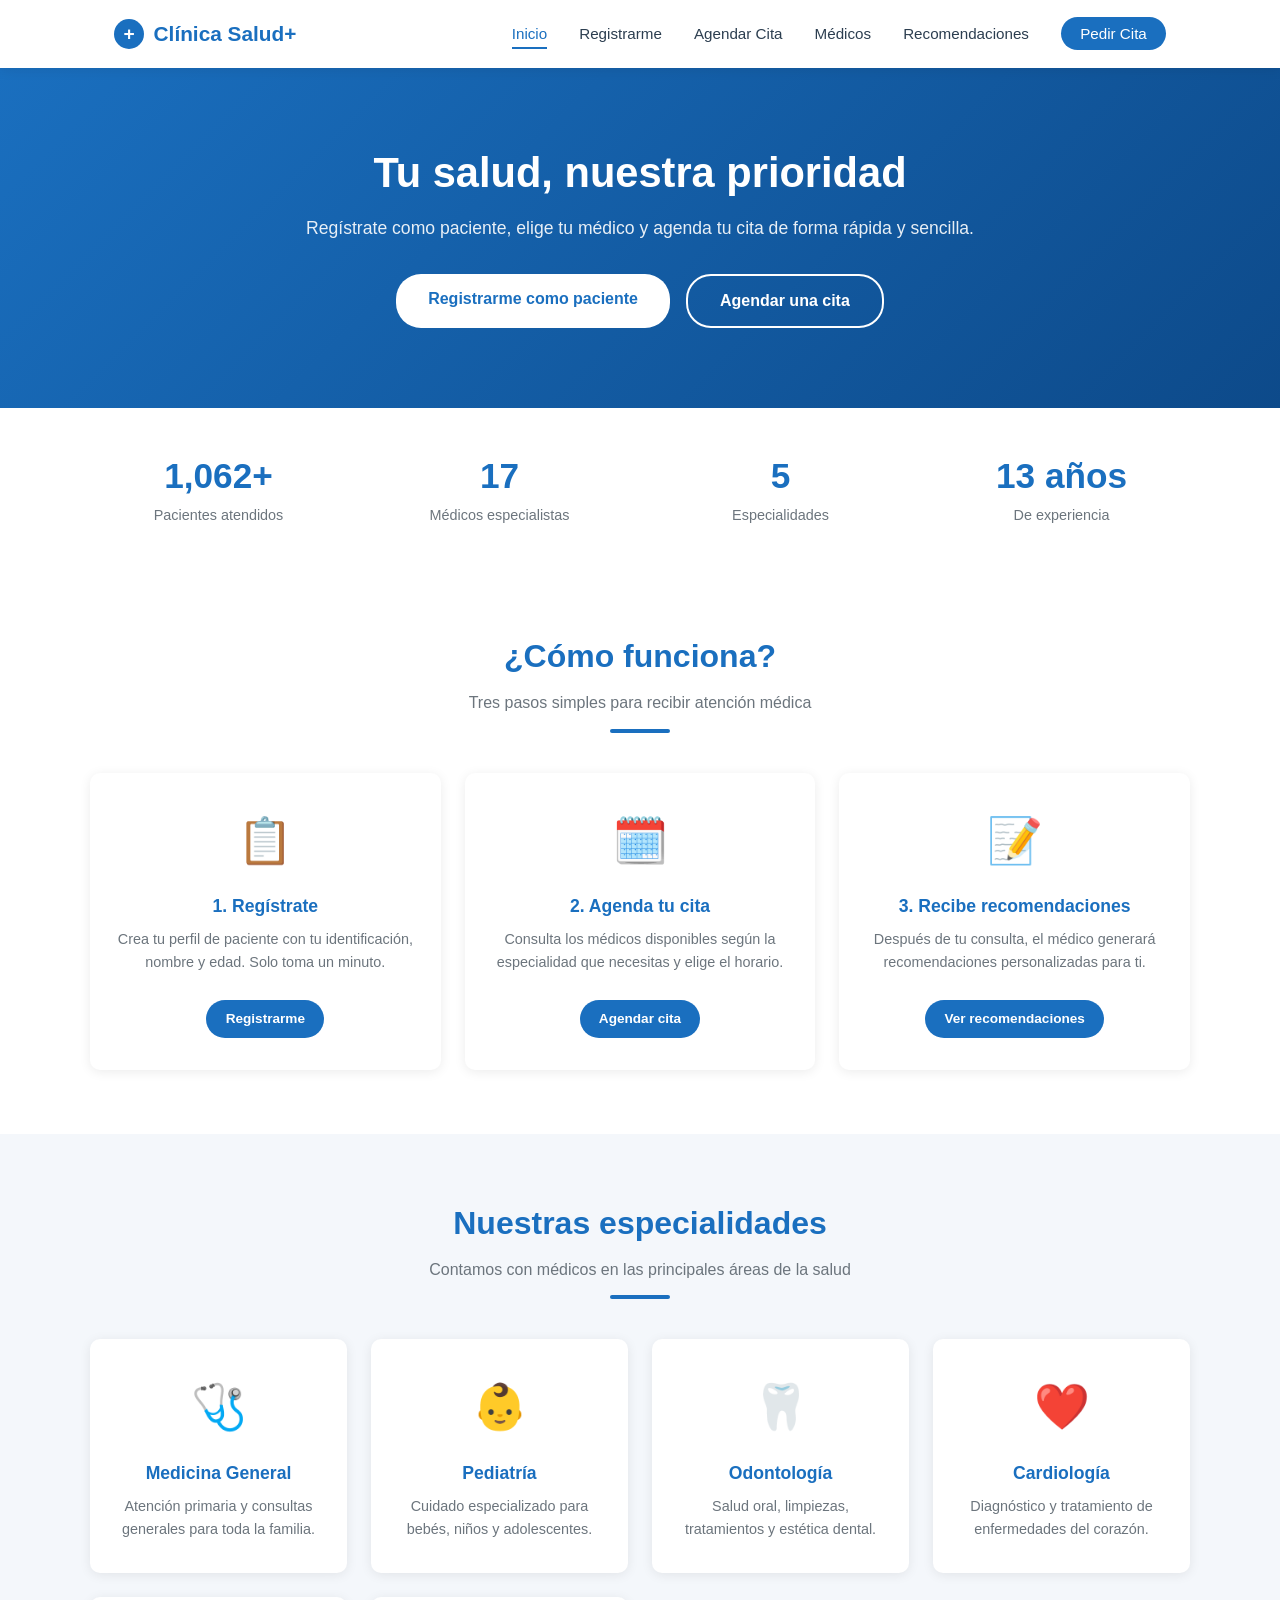
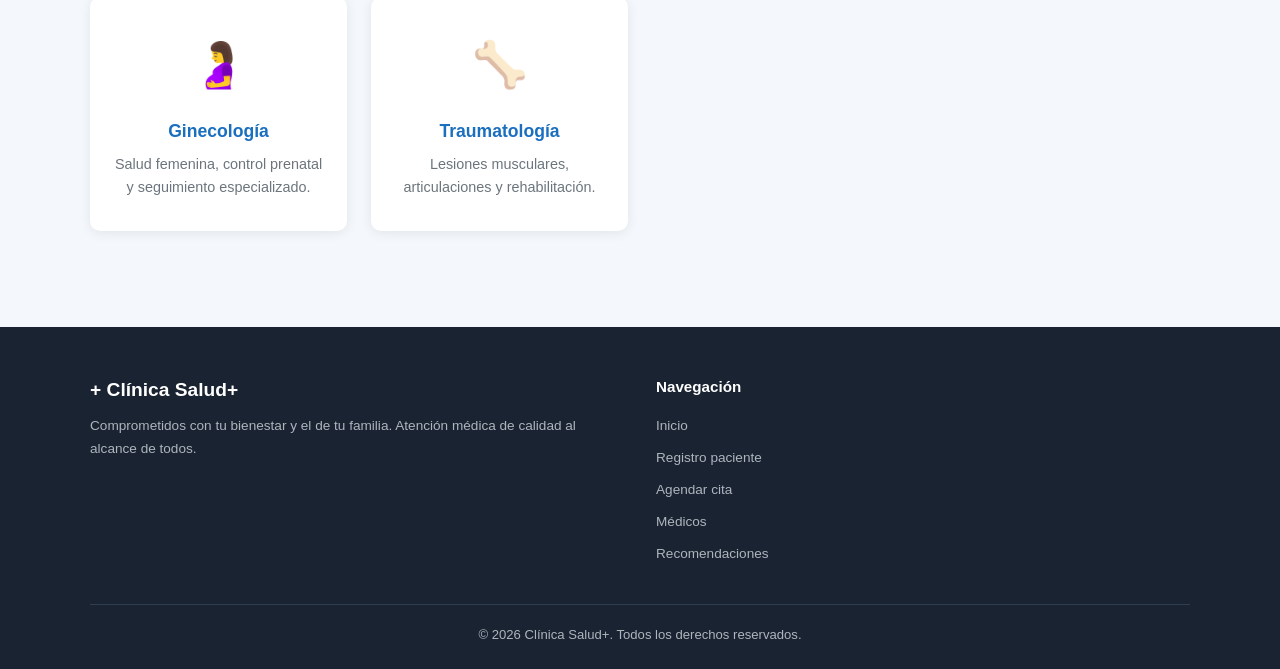
<file: index.html>
<!DOCTYPE html>
<html lang="es">
<head>
  <meta charset="UTF-8" />
  <meta name="viewport" content="width=device-width, initial-scale=1.0" />
  <title>Clínica Salud+ | Inicio</title>
  <link rel="stylesheet" href="css/styles.css" />
</head>
<body>

  <!-- NAVBAR -->
  <nav class="navbar">
    <div class="nav-container">
      <a href="index.html" class="nav-logo">
        <span class="plus">+</span> Clínica Salud+
      </a>
      <ul class="nav-links">
        <li><a href="index.html" class="active">Inicio</a></li>
        <li><a href="registro-paciente.html">Registrarme</a></li>
        <li><a href="citas.html">Agendar Cita</a></li>
        <li><a href="medicos.html">Médicos</a></li>
        <li><a href="recomendaciones.html">Recomendaciones</a></li>
        <li><a href="citas.html" class="nav-cta">Pedir Cita</a></li>
      </ul>
      <button class="hamburger" aria-label="Menú">
        <span></span><span></span><span></span>
      </button>
    </div>
  </nav>

  <!-- HERO -->
  <section class="hero">
    <div class="hero-content">
      <h1>Tu salud, nuestra prioridad</h1>
      <p>Regístrate como paciente, elige tu médico y agenda tu cita de forma rápida y sencilla.</p>
      <div class="hero-buttons">
        <a href="registro-paciente.html" class="btn btn-white">Registrarme como paciente</a>
        <a href="citas.html" class="btn btn-outline">Agendar una cita</a>
      </div>
    </div>
  </section>

  <!-- STATS -->
  <section class="stats">
    <div class="stats-grid">
      <div class="stat-item">
        <h3 class="counter" data-target="1200" data-suffix="+">0</h3>
        <p>Pacientes atendidos</p>
      </div>
      <div class="stat-item">
        <h3 class="counter" data-target="20" data-suffix="">0</h3>
        <p>Médicos especialistas</p>
      </div>
      <div class="stat-item">
        <h3 class="counter" data-target="6" data-suffix="">0</h3>
        <p>Especialidades</p>
      </div>
      <div class="stat-item">
        <h3 class="counter" data-target="15" data-suffix=" años">0</h3>
        <p>De experiencia</p>
      </div>
    </div>
  </section>

  <!-- CÓMO FUNCIONA -->
  <section class="section" style="background: var(--white);">
    <div class="section-center">
      <div class="section-title">
        <h2>¿Cómo funciona?</h2>
        <p>Tres pasos simples para recibir atención médica</p>
        <div class="line"></div>
      </div>
      <div class="cards-grid">
        <div class="card">
          <div class="card-icon">📋</div>
          <h3>1. Regístrate</h3>
          <p>Crea tu perfil de paciente con tu identificación, nombre y edad. Solo toma un minuto.</p>
          <br/>
          <a href="registro-paciente.html" class="btn btn-primary" style="font-size:0.85rem; padding:0.5rem 1.2rem;">Registrarme</a>
        </div>
        <div class="card">
          <div class="card-icon">🗓️</div>
          <h3>2. Agenda tu cita</h3>
          <p>Consulta los médicos disponibles según la especialidad que necesitas y elige el horario.</p>
          <br/>
          <a href="citas.html" class="btn btn-primary" style="font-size:0.85rem; padding:0.5rem 1.2rem;">Agendar cita</a>
        </div>
        <div class="card">
          <div class="card-icon">📝</div>
          <h3>3. Recibe recomendaciones</h3>
          <p>Después de tu consulta, el médico generará recomendaciones personalizadas para ti.</p>
          <br/>
          <a href="recomendaciones.html" class="btn btn-primary" style="font-size:0.85rem; padding:0.5rem 1.2rem;">Ver recomendaciones</a>
        </div>
      </div>
    </div>
  </section>

  <!-- ESPECIALIDADES -->
  <section class="section">
    <div class="section-center">
      <div class="section-title">
        <h2>Nuestras especialidades</h2>
        <p>Contamos con médicos en las principales áreas de la salud</p>
        <div class="line"></div>
      </div>
      <div class="cards-grid">
        <div class="card"><div class="card-icon">🩺</div><h3>Medicina General</h3><p>Atención primaria y consultas generales para toda la familia.</p></div>
        <div class="card"><div class="card-icon">👶</div><h3>Pediatría</h3><p>Cuidado especializado para bebés, niños y adolescentes.</p></div>
        <div class="card"><div class="card-icon">🦷</div><h3>Odontología</h3><p>Salud oral, limpiezas, tratamientos y estética dental.</p></div>
        <div class="card"><div class="card-icon">❤️</div><h3>Cardiología</h3><p>Diagnóstico y tratamiento de enfermedades del corazón.</p></div>
        <div class="card"><div class="card-icon">🤰</div><h3>Ginecología</h3><p>Salud femenina, control prenatal y seguimiento especializado.</p></div>
        <div class="card"><div class="card-icon">🦴</div><h3>Traumatología</h3><p>Lesiones musculares, articulaciones y rehabilitación.</p></div>
      </div>
    </div>
  </section>

  <!-- FOOTER -->
  <footer>
    <div class="footer-grid">
      <div class="footer-brand">
        <h3>+ Clínica Salud+</h3>
        <p>Comprometidos con tu bienestar y el de tu familia. Atención médica de calidad al alcance de todos.</p>
      </div>
      <div class="footer-col">
        <h4>Navegación</h4>
        <ul>
          <li><a href="index.html">Inicio</a></li>
          <li><a href="registro-paciente.html">Registro paciente</a></li>
          <li><a href="citas.html">Agendar cita</a></li>
          <li><a href="medicos.html">Médicos</a></li>
          <li><a href="recomendaciones.html">Recomendaciones</a></li>
        </ul>
      </div>
    </div>
    <div class="footer-bottom">
      <p>&copy; 2026 Clínica Salud+. Todos los derechos reservados.</p>
    </div>
  </footer>

  <script src="js/main.js"></script>
</body>
</html>
</file>
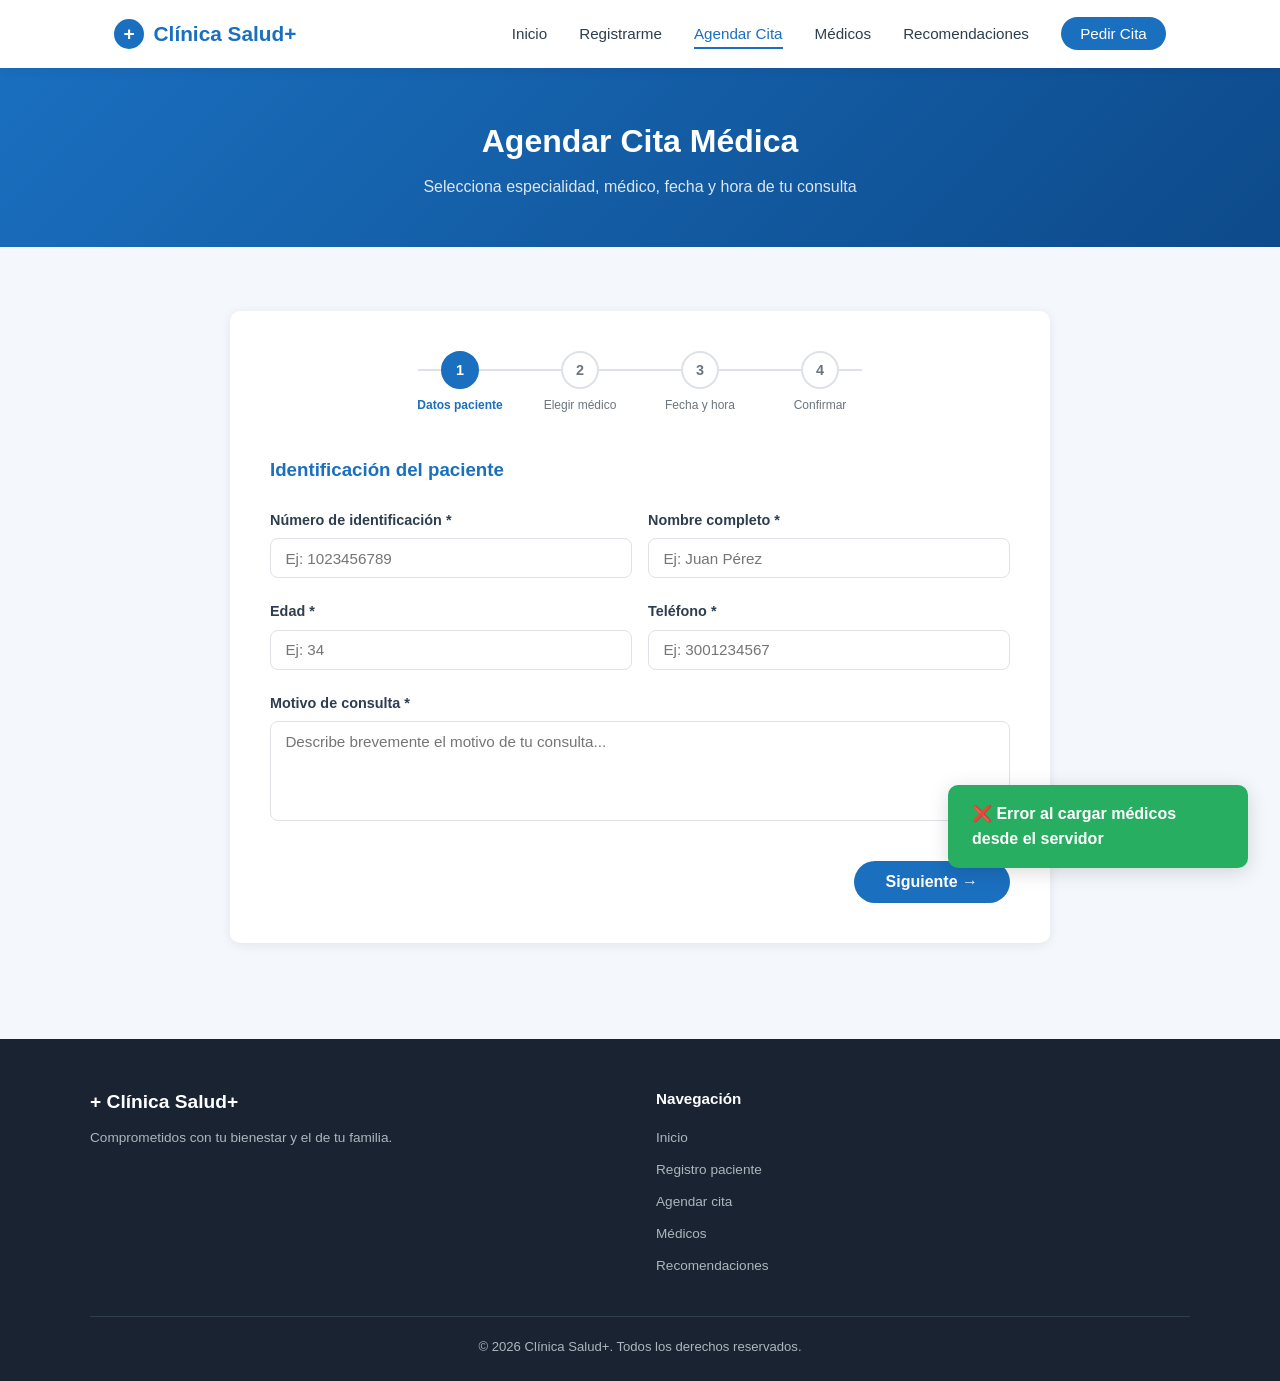
<file: citas.html>
<!DOCTYPE html>
<html lang="es">
<head>
  <meta charset="UTF-8" />
  <meta name="viewport" content="width=device-width, initial-scale=1.0" />
  <title>Clínica Salud+ | Agendar Cita</title>
  <link rel="stylesheet" href="css/styles.css" />
  <style>
    .step-indicator {
      display: flex;
      justify-content: center;
      gap: 0;
      margin-bottom: 2.5rem;
      position: relative;
    }
    .step-indicator::before {
      content: '';
      position: absolute;
      top: 18px;
      left: 50%;
      transform: translateX(-50%);
      width: 60%;
      height: 2px;
      background: var(--border);
      z-index: 0;
    }
    .step {
      display: flex;
      flex-direction: column;
      align-items: center;
      gap: 0.4rem;
      width: 120px;
      position: relative;
      z-index: 1;
    }
    .step-circle {
      width: 38px;
      height: 38px;
      border-radius: 50%;
      border: 2px solid var(--border);
      background: white;
      display: flex;
      align-items: center;
      justify-content: center;
      font-weight: 700;
      font-size: 0.9rem;
      color: var(--text-light);
      transition: all 0.3s;
    }
    .step.active .step-circle {
      background: var(--primary);
      border-color: var(--primary);
      color: white;
    }
    .step.done .step-circle {
      background: var(--secondary);
      border-color: var(--secondary);
      color: white;
    }
    .step-label {
      font-size: 0.75rem;
      color: var(--text-light);
      text-align: center;
    }
    .step.active .step-label { color: var(--primary); font-weight: 600; }

    /* Paneles de pasos */
    .step-panel { display: none; }
    .step-panel.active { display: block; }

    /* Tarjetas de médicos seleccionables */
    .medico-seleccionable {
      display: grid;
      grid-template-columns: repeat(auto-fill, minmax(200px, 1fr));
      gap: 1rem;
      margin-top: 1rem;
    }
    .medico-item {
      background: var(--white);
      border: 2px solid var(--border);
      border-radius: var(--radius);
      padding: 1.2rem;
      text-align: center;
      cursor: pointer;
      transition: all 0.2s;
    }
    .medico-item:hover { border-color: var(--primary); }
    .medico-item.selected {
      border-color: var(--primary);
      background: var(--accent);
    }
    .medico-item .icon { font-size: 2rem; margin-bottom: 0.4rem; }
    .medico-item h4 { font-size: 0.9rem; color: var(--text); margin-bottom: 0.2rem; }
    .medico-item p { font-size: 0.78rem; color: var(--text-light); }
    .medico-item .disp {
      display: inline-block;
      margin-top: 0.4rem;
      font-size: 0.72rem;
      font-weight: 700;
      padding: 0.15rem 0.5rem;
      border-radius: 10px;
      background: #d4edda;
      color: #155724;
    }

    .nav-buttons {
      display: flex;
      justify-content: space-between;
      margin-top: 2rem;
      gap: 1rem;
    }
    .nav-buttons .btn { min-width: 130px; }
  </style>
</head>
<body>

  <!-- NAVBAR -->
  <nav class="navbar">
    <div class="nav-container">
      <a href="index.html" class="nav-logo">
        <span class="plus">+</span> Clínica Salud+
      </a>
      <ul class="nav-links">
        <li><a href="index.html">Inicio</a></li>
        <li><a href="registro-paciente.html">Registrarme</a></li>
        <li><a href="citas.html" class="active">Agendar Cita</a></li>
        <li><a href="medicos.html">Médicos</a></li>
        <li><a href="recomendaciones.html">Recomendaciones</a></li>
        <li><a href="citas.html" class="nav-cta">Pedir Cita</a></li>
      </ul>
      <button class="hamburger" aria-label="Menú">
        <span></span><span></span><span></span>
      </button>
    </div>
  </nav>

  <!-- PAGE HEADER -->
  <div class="page-header">
    <h1>Agendar Cita Médica</h1>
    <p>Selecciona especialidad, médico, fecha y hora de tu consulta</p>
  </div>

  <!-- FORMULARIO POR PASOS -->
  <section class="section">
    <div class="form-container" style="max-width:820px;">

      <!-- Indicador de pasos -->
      <div class="step-indicator">
        <div class="step active" id="step-ind-1">
          <div class="step-circle">1</div>
          <span class="step-label">Datos paciente</span>
        </div>
        <div class="step" id="step-ind-2">
          <div class="step-circle">2</div>
          <span class="step-label">Elegir médico</span>
        </div>
        <div class="step" id="step-ind-3">
          <div class="step-circle">3</div>
          <span class="step-label">Fecha y hora</span>
        </div>
        <div class="step" id="step-ind-4">
          <div class="step-circle">4</div>
          <span class="step-label">Confirmar</span>
        </div>
      </div>

      <!-- PASO 1: Datos del paciente -->
      <div class="step-panel active" id="panel-1">
        <h3 style="color:var(--primary); margin-bottom:1.5rem;">Identificación del paciente</h3>
        <div class="form-row">
          <div class="form-group">
            <label for="p-identificacion">Número de identificación *</label>
            <input type="text" id="p-identificacion" placeholder="Ej: 1023456789" maxlength="15" />
            <span class="error-msg" id="err-p-identificacion"></span>
          </div>
          <div class="form-group">
            <label for="p-nombre">Nombre completo *</label>
            <input type="text" id="p-nombre" placeholder="Ej: Juan Pérez" />
            <span class="error-msg" id="err-p-nombre"></span>
          </div>
        </div>
        <div class="form-row">
          <div class="form-group">
            <label for="p-edad">Edad *</label>
            <input type="number" id="p-edad" placeholder="Ej: 34" min="0" max="120" />
            <span class="error-msg" id="err-p-edad"></span>
          </div>
          <div class="form-group">
            <label for="p-telefono">Teléfono *</label>
            <input type="tel" id="p-telefono" placeholder="Ej: 3001234567" maxlength="10" />
            <span class="error-msg" id="err-p-telefono"></span>
          </div>
        </div>
        <div class="form-group">
          <label for="p-motivo">Motivo de consulta *</label>
          <textarea id="p-motivo" placeholder="Describe brevemente el motivo de tu consulta..."></textarea>
          <span class="error-msg" id="err-p-motivo"></span>
        </div>
        <div class="nav-buttons" style="justify-content:flex-end;">
          <button class="btn btn-primary" onclick="irPaso(2)">Siguiente →</button>
        </div>
      </div>

      <!-- PASO 2: Elegir médico -->
      <div class="step-panel" id="panel-2">
        <h3 style="color:var(--primary); margin-bottom:0.5rem;">Médicos disponibles</h3>
        <p style="color:var(--text-light); font-size:0.9rem; margin-bottom:1rem;">Filtra por especialidad y selecciona el médico de tu preferencia.</p>

        <div class="form-group">
          <label for="especialidad-filtro">Filtrar por especialidad</label>
          <select id="especialidad-filtro">
            <option value="todos">-- Todas las especialidades --</option>
            <option value="medicina-general">Medicina General</option>
            <option value="pediatria">Pediatría</option>
            <option value="odontologia">Odontología</option>
            <option value="cardiologia">Cardiología</option>
            <option value="ginecologia">Ginecología</option>
            <option value="traumatologia">Traumatología</option>
          </select>
        </div>

        <div class="medico-seleccionable" id="medicoGrid">
          <!-- Los médicos se cargarán dinámicamente desde la API -->
        </div>
        <span class="error-msg" id="err-medico" style="margin-top:0.5rem; display:none;"></span>

        <div class="nav-buttons">
          <button class="btn btn-outline" style="border:2px solid var(--primary); color:var(--primary);" onclick="irPaso(1)">← Atrás</button>
          <button class="btn btn-primary" onclick="irPaso(3)">Siguiente →</button>
        </div>
      </div>

      <!-- PASO 3: Fecha y hora -->
      <div class="step-panel" id="panel-3">
        <h3 style="color:var(--primary); margin-bottom:1.5rem;">Seleccionar fecha y hora</h3>
        <div class="form-row">
          <div class="form-group">
            <label for="p-fecha">Fecha de la cita *</label>
            <input type="date" id="p-fecha" />
            <span class="error-msg" id="err-p-fecha"></span>
          </div>
          <div class="form-group">
            <label for="p-hora">Hora *</label>
            <select id="p-hora">
              <option value="">-- Seleccionar hora --</option>
              <option>07:00 AM</option>
              <option>07:30 AM</option>
              <option>08:00 AM</option>
              <option>08:30 AM</option>
              <option>09:00 AM</option>
              <option>09:30 AM</option>
              <option>10:00 AM</option>
              <option>10:30 AM</option>
              <option>11:00 AM</option>
              <option>11:30 AM</option>
              <option>02:00 PM</option>
              <option>02:30 PM</option>
              <option>03:00 PM</option>
              <option>03:30 PM</option>
              <option>04:00 PM</option>
              <option>04:30 PM</option>
            </select>
            <span class="error-msg" id="err-p-hora"></span>
          </div>
        </div>
        <div class="nav-buttons">
          <button class="btn btn-outline" style="border:2px solid var(--primary); color:var(--primary);" onclick="irPaso(2)">← Atrás</button>
          <button class="btn btn-primary" onclick="irPaso(4)">Siguiente →</button>
        </div>
      </div>

      <!-- PASO 4: Confirmación -->
      <div class="step-panel" id="panel-4">
        <h3 style="color:var(--primary); margin-bottom:1.5rem;">Confirmar cita</h3>
        <div style="background:var(--accent); border-radius:var(--radius); padding:1.5rem; margin-bottom:1.5rem;">
          <table style="width:100%; border:none; box-shadow:none;">
            <tr><td style="font-weight:600; padding:0.4rem 0; border:none; background:transparent; width:40%;">Paciente:</td><td id="conf-paciente" style="border:none; background:transparent;"></td></tr>
            <tr><td style="font-weight:600; padding:0.4rem 0; border:none; background:transparent;">Identificación:</td><td id="conf-id" style="border:none; background:transparent;"></td></tr>
            <tr><td style="font-weight:600; padding:0.4rem 0; border:none; background:transparent;">Edad:</td><td id="conf-edad" style="border:none; background:transparent;"></td></tr>
            <tr><td style="font-weight:600; padding:0.4rem 0; border:none; background:transparent;">Médico:</td><td id="conf-medico" style="border:none; background:transparent;"></td></tr>
            <tr><td style="font-weight:600; padding:0.4rem 0; border:none; background:transparent;">Especialidad:</td><td id="conf-especialidad" style="border:none; background:transparent;"></td></tr>
            <tr><td style="font-weight:600; padding:0.4rem 0; border:none; background:transparent;">Fecha:</td><td id="conf-fecha" style="border:none; background:transparent;"></td></tr>
            <tr><td style="font-weight:600; padding:0.4rem 0; border:none; background:transparent;">Hora:</td><td id="conf-hora" style="border:none; background:transparent;"></td></tr>
            <tr><td style="font-weight:600; padding:0.4rem 0; border:none; background:transparent; vertical-align:top;">Motivo:</td><td id="conf-motivo" style="border:none; background:transparent;"></td></tr>
          </table>
        </div>
        <div class="nav-buttons">
          <button class="btn btn-outline" style="border:2px solid var(--primary); color:var(--primary);" onclick="irPaso(3)">← Atrás</button>
          <button class="btn btn-primary" onclick="confirmarCita()">✅ Confirmar cita</button>
        </div>
      </div>

    </div>
  </section>

  <!-- FOOTER -->
  <footer>
    <div class="footer-grid">
      <div class="footer-brand">
        <h3>+ Clínica Salud+</h3>
        <p>Comprometidos con tu bienestar y el de tu familia.</p>
      </div>
      <div class="footer-col">
        <h4>Navegación</h4>
        <ul>
          <li><a href="index.html">Inicio</a></li>
          <li><a href="registro-paciente.html">Registro paciente</a></li>
          <li><a href="citas.html">Agendar cita</a></li>
          <li><a href="medicos.html">Médicos</a></li>
          <li><a href="recomendaciones.html">Recomendaciones</a></li>
        </ul>
      </div>
    </div>
    <div class="footer-bottom">
      <p>&copy; 2026 Clínica Salud+. Todos los derechos reservados.</p>
    </div>
  </footer>

  <script src="js/main.js"></script>
  <script>
    const API_URL = 'http://localhost:5071/api';
    let pasoActual = 1;
    let medicoSeleccionado = null;
    let medicosData = [];

    // Fecha mínima
    const fechaCitaInput = document.getElementById('p-fecha');
    if (fechaCitaInput) fechaCitaInput.min = new Date().toISOString().split('T')[0];

    // Cargar médicos desde la API
    async function cargarMedicos() {
      try {
        const response = await fetch(`${API_URL}/medicos`);
        if (!response.ok) throw new Error('Error al cargar médicos');
        medicosData = await response.json();
        const grid = document.getElementById('medicoGrid');
        grid.innerHTML = '';
        medicosData.forEach(med => {
          const espSlug = med.especialidad ? med.especialidad.nombreEspecialidad.toLowerCase()
            .replace(/\s+/g, '-')
            .normalize('NFD').replace(/[\u0300-\u036f]/g, '') : '';
          const div = document.createElement('div');
          div.className = 'medico-item';
          div.setAttribute('data-esp', espSlug);
          div.setAttribute('data-id', med.idMedico);
          div.setAttribute('data-nombre', med.nombreCompleto);
          div.setAttribute('data-spec', med.especialidad ? med.especialidad.nombreEspecialidad : '');
          div.onclick = function() { seleccionarMedico(this); };
          const icono = med.nombreCompleto.indexOf('Dra.') >= 0 ? 'F' : 'M';
          div.innerHTML = `
            <div class="icon">${icono}</div>
            <h4>${med.nombreCompleto}</h4>
            <p>${med.especialidad ? med.especialidad.nombreEspecialidad : ''}</p>
            <span class="disp">${med.estado === 'disponible' ? 'Disponible' : 'Ocupado'}</span>
          `;
          grid.appendChild(div);
        });
      } catch (error) {
        console.error(error);
        showToast('❌ Error al cargar médicos desde el servidor');
      }
    }

    cargarMedicos();

    function irPaso(paso) {
      // Validar paso actual antes de avanzar
      if (paso > pasoActual) {
        const valido = validarPaso(pasoActual);
        if (!valido) {
          showToast('⚠️ Completa todos los campos obligatorios para continuar.');
          return;
        }
      }

      document.getElementById('panel-' + pasoActual).classList.remove('active');
      document.getElementById('step-ind-' + pasoActual).classList.remove('active');
      document.getElementById('step-ind-' + pasoActual).classList.add('done');

      if (paso < pasoActual) {
        document.getElementById('step-ind-' + pasoActual).classList.remove('done');
      }

      pasoActual = paso;
      document.getElementById('panel-' + pasoActual).classList.add('active');
      document.getElementById('step-ind-' + pasoActual).classList.remove('done');
      document.getElementById('step-ind-' + pasoActual).classList.add('active');

      if (paso === 4) rellenarConfirmacion();
    }

    function validarPaso(paso) {
      if (paso === 1) {
        let ok = true;
        const campos = [
          ['p-identificacion','Ingresa tu identificación.'],
          ['p-nombre','Ingresa tu nombre.'],
          ['p-edad','Ingresa tu edad.'],
          ['p-telefono','Ingresa tu teléfono.'],
          ['p-motivo','Describe el motivo de tu consulta.']
        ];
        for (let i = 0; i < campos.length; i++) {
          const id = campos[i][0];
          const msg = campos[i][1];
          const el = document.getElementById(id);
          const err = document.getElementById('err-' + id);
          if (!el || !el.value.trim()) { 
            if (el) el.classList.add('error'); 
            if (err) { err.textContent = msg; err.classList.add('show'); }
            ok = false; 
          }
          else { 
            if (el) el.classList.remove('error'); 
            if (err) err.classList.remove('show'); 
          }
        }
        return ok;
      }
      if (paso === 2) {
        if (!medicoSeleccionado) {
          const err = document.getElementById('err-medico');
          err.textContent = 'Selecciona un médico para continuar.';
          err.classList.add('show');
          return false;
        }
        return true;
      }
      if (paso === 3) {
        let ok = true;
        [['p-fecha','Selecciona la fecha.'],['p-hora','Selecciona la hora.']].forEach(([id, msg]) => {
          const el = document.getElementById(id);
          const err = document.getElementById('err-' + id);
          if (!el.value) { el.classList.add('error'); err.textContent = msg; err.classList.add('show'); ok = false; }
          else { el.classList.remove('error'); err.classList.remove('show'); }
        });
        // Validar fecha no pasada
        const fechaEl = document.getElementById('p-fecha');
        if (fechaEl.value) {
          const hoy = new Date(); hoy.setHours(0,0,0,0);
          const sel = new Date(fechaEl.value + 'T00:00:00');
          if (sel < hoy) {
            fechaEl.classList.add('error');
            document.getElementById('err-p-fecha').textContent = 'La fecha no puede ser en el pasado.';
            document.getElementById('err-p-fecha').classList.add('show');
            ok = false;
          }
        }
        return ok;
      }
      return true;
    }

    function seleccionarMedico(el) {
      document.querySelectorAll('.medico-item').forEach(m => m.classList.remove('selected'));
      el.classList.add('selected');
      medicoSeleccionado = {
        id: parseInt(el.getAttribute('data-id')),
        nombre: el.getAttribute('data-nombre'),
        especialidad: el.getAttribute('data-spec'),
      };
      document.getElementById('err-medico').classList.remove('show');
    }

    // Filtro especialidad en paso 2
    document.getElementById('especialidad-filtro').addEventListener('change', function() {
      const val = this.value;
      document.querySelectorAll('.medico-item').forEach(m => {
        m.style.display = (val === 'todos' || m.getAttribute('data-esp') === val) ? '' : 'none';
      });
    });

    function rellenarConfirmacion() {
      document.getElementById('conf-paciente').textContent = document.getElementById('p-nombre').value;
      document.getElementById('conf-id').textContent = document.getElementById('p-identificacion').value;
      document.getElementById('conf-edad').textContent = document.getElementById('p-edad').value + ' años';
      document.getElementById('conf-medico').textContent = medicoSeleccionado ? medicoSeleccionado.nombre : '';
      document.getElementById('conf-especialidad').textContent = medicoSeleccionado ? medicoSeleccionado.especialidad : '';
      document.getElementById('conf-fecha').textContent = document.getElementById('p-fecha').value;
      document.getElementById('conf-hora').textContent = document.getElementById('p-hora').value;
      document.getElementById('conf-motivo').textContent = document.getElementById('p-motivo').value;
    }

    async function confirmarCita() {
      const identificacion = document.getElementById('p-identificacion').value.trim();
      try {
        // Buscar paciente por identificación
        const pacResponse = await fetch(`${API_URL}/pacientes/identificacion/${identificacion}`);
        if (!pacResponse.ok) {
          showToast('❌ Paciente no encontrado. Por favor regístrate primero.');
          return;
        }
        const paciente = await pacResponse.json();

        const horaStr = document.getElementById('p-hora').value;
        let hora24 = horaStr;
        if (horaStr.includes('AM') || horaStr.includes('PM')) {
          const [time, period] = horaStr.split(' ');
          let [h, m] = time.split(':');
          h = parseInt(h);
          if (period === 'PM' && h !== 12) h += 12;
          if (period === 'AM' && h === 12) h = 0;
          hora24 = `${h.toString().padStart(2, '0')}:${m}:00`;
        }

        const cita = {
          idPaciente: paciente.idPaciente,
          idMedico: medicoSeleccionado.id,
          fechaCita: document.getElementById('p-fecha').value,
          horaCita: hora24,
          motivoConsulta: document.getElementById('p-motivo').value,
          estado: 'agendada'
        };

        const response = await fetch(`${API_URL}/citas`, {
          method: 'POST',
          headers: { 'Content-Type': 'application/json' },
          body: JSON.stringify(cita)
        });
        if (!response.ok) throw new Error('Error al agendar cita');

        showToast('✅ ¡Cita agendada exitosamente! Te esperamos el día indicado.');
        setTimeout(() => { window.location.href = 'index.html'; }, 3000);
      } catch (error) {
        console.error(error);
        showToast('❌ Error al agendar cita: ' + error.message);
      }
    }
  </script>
</body>
</html>
</file>
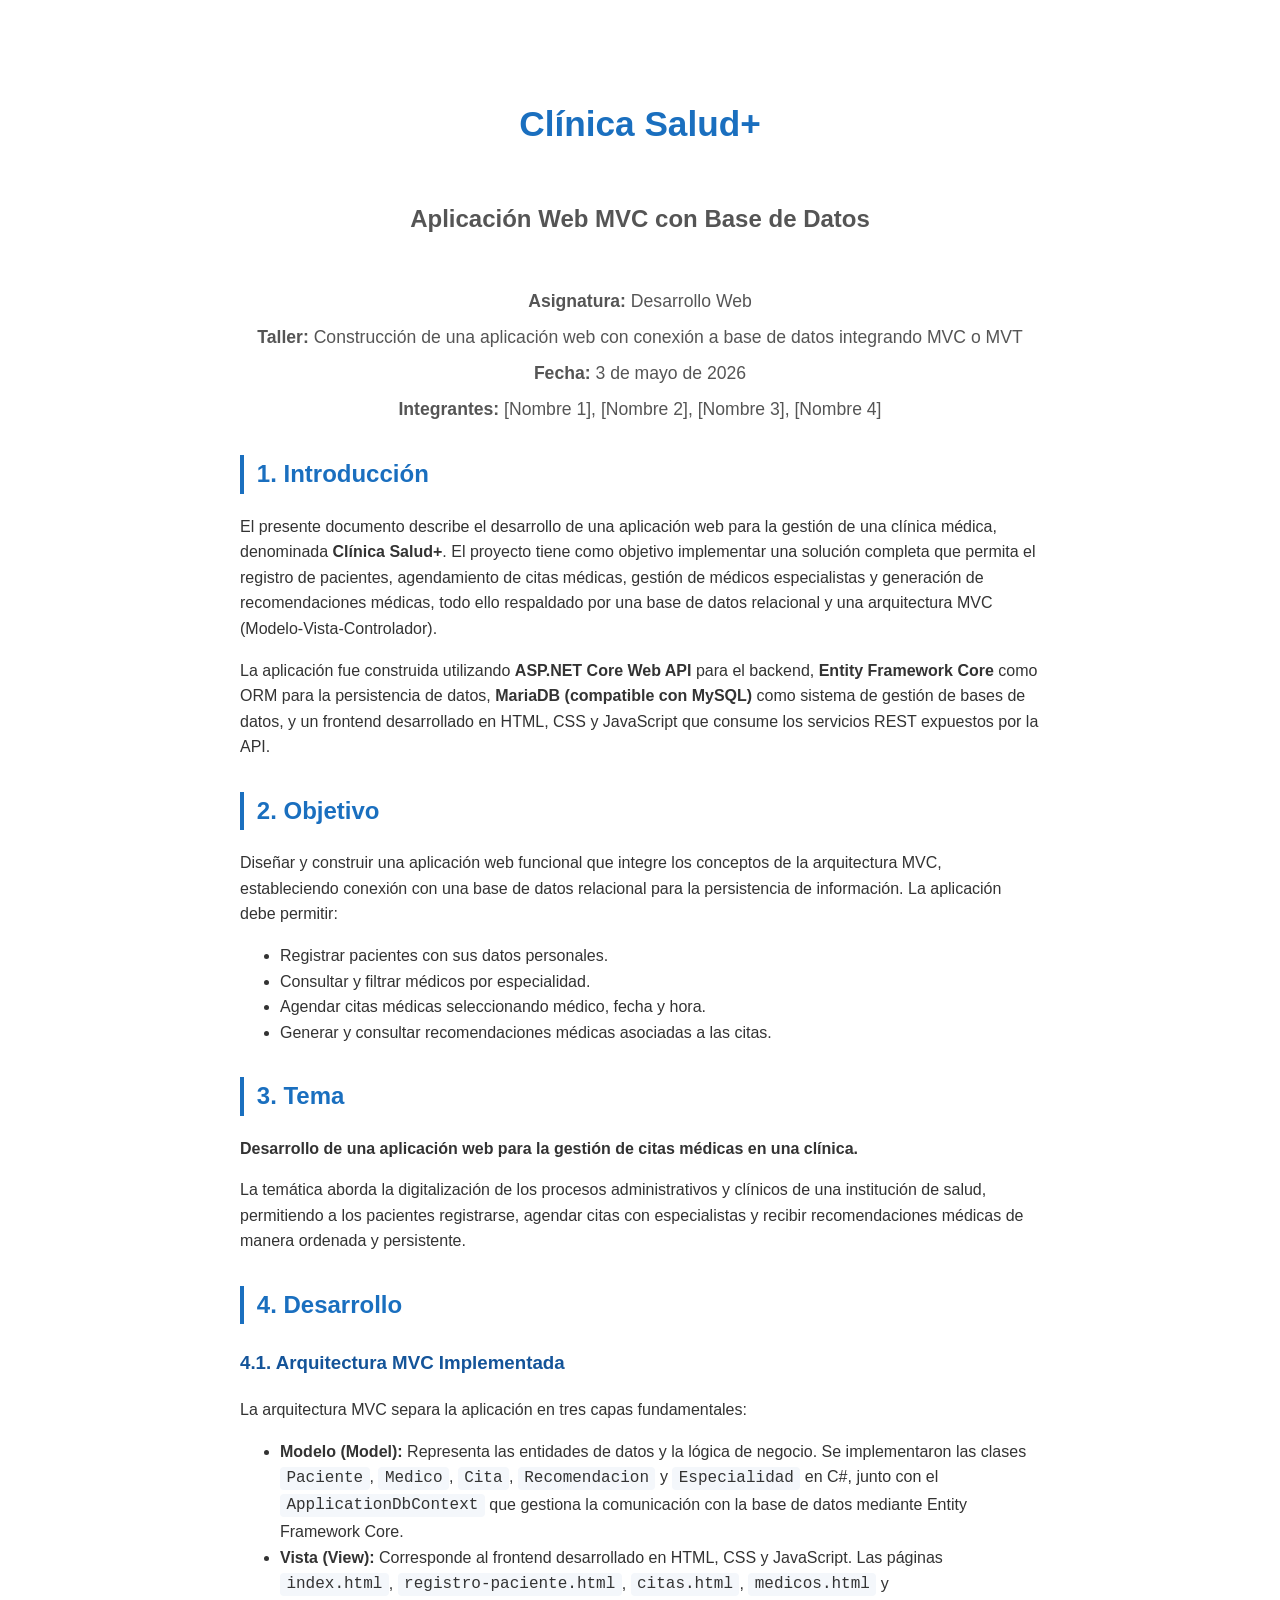
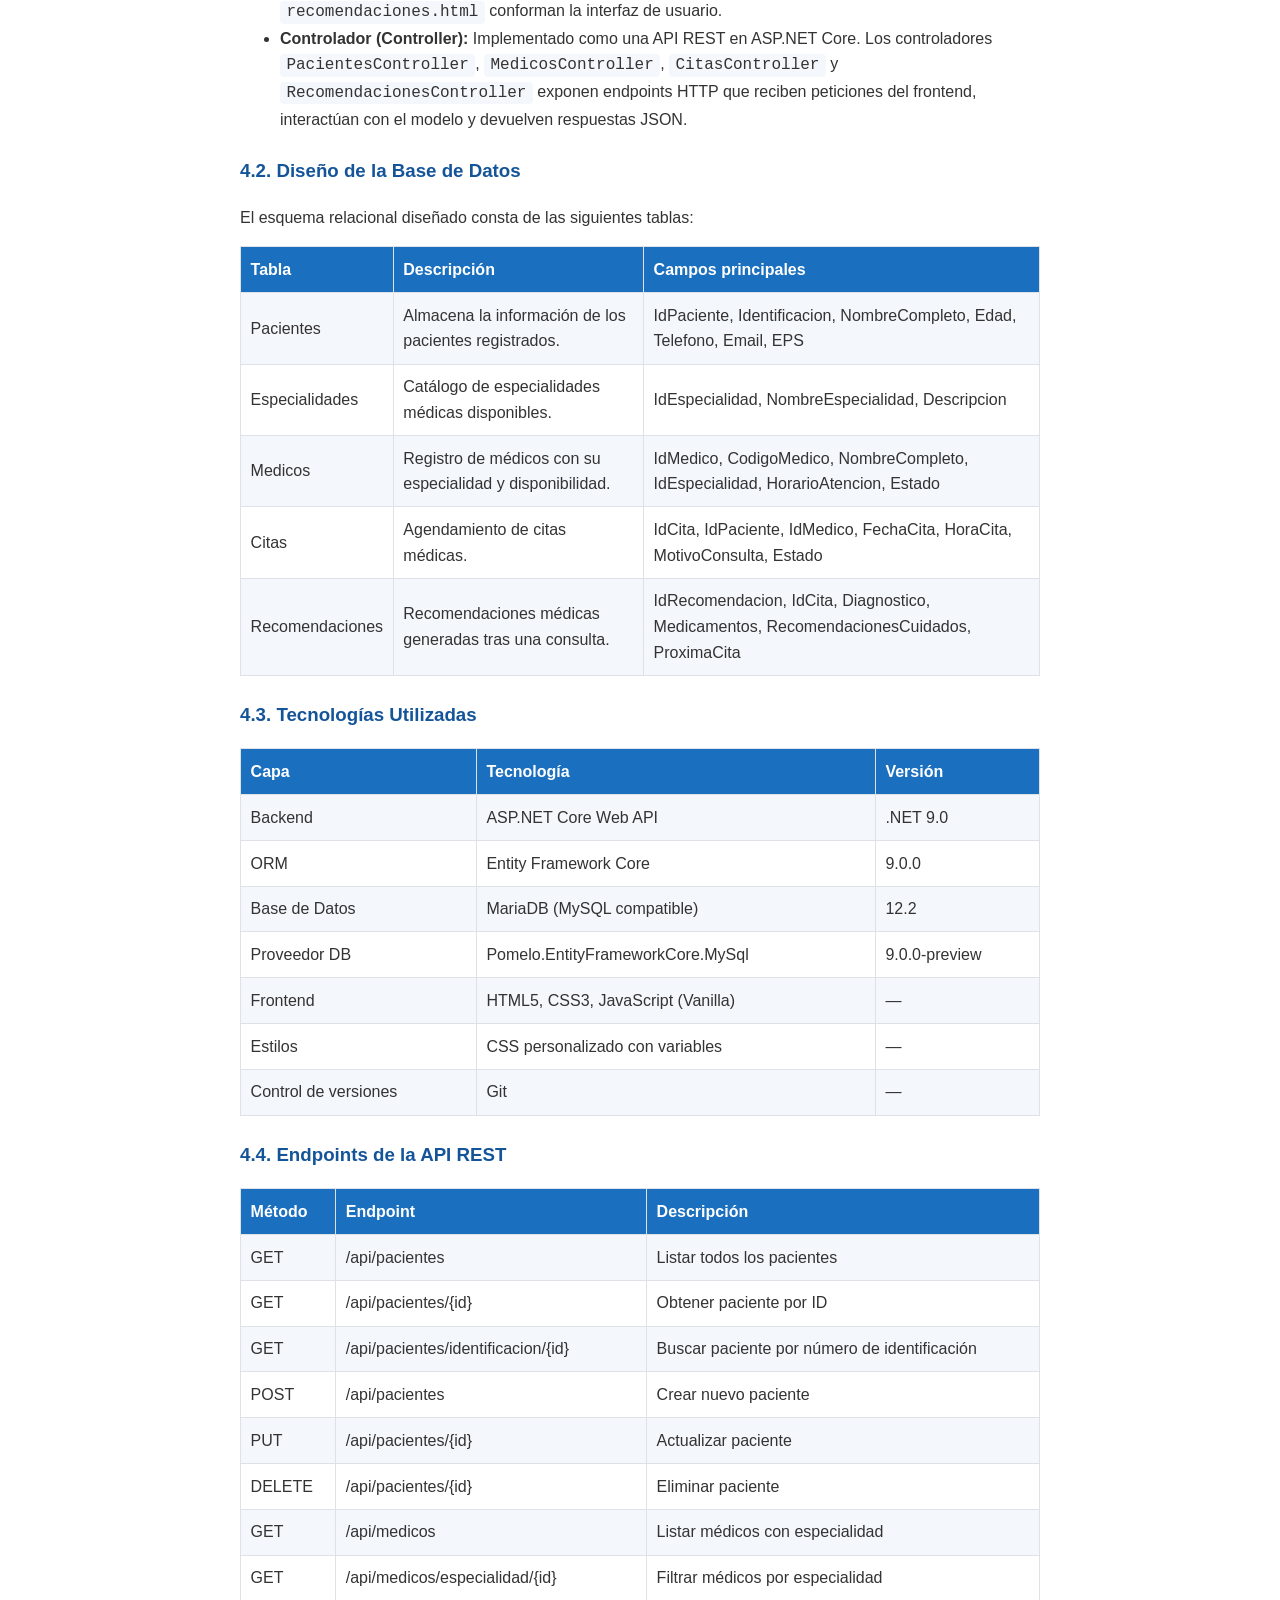
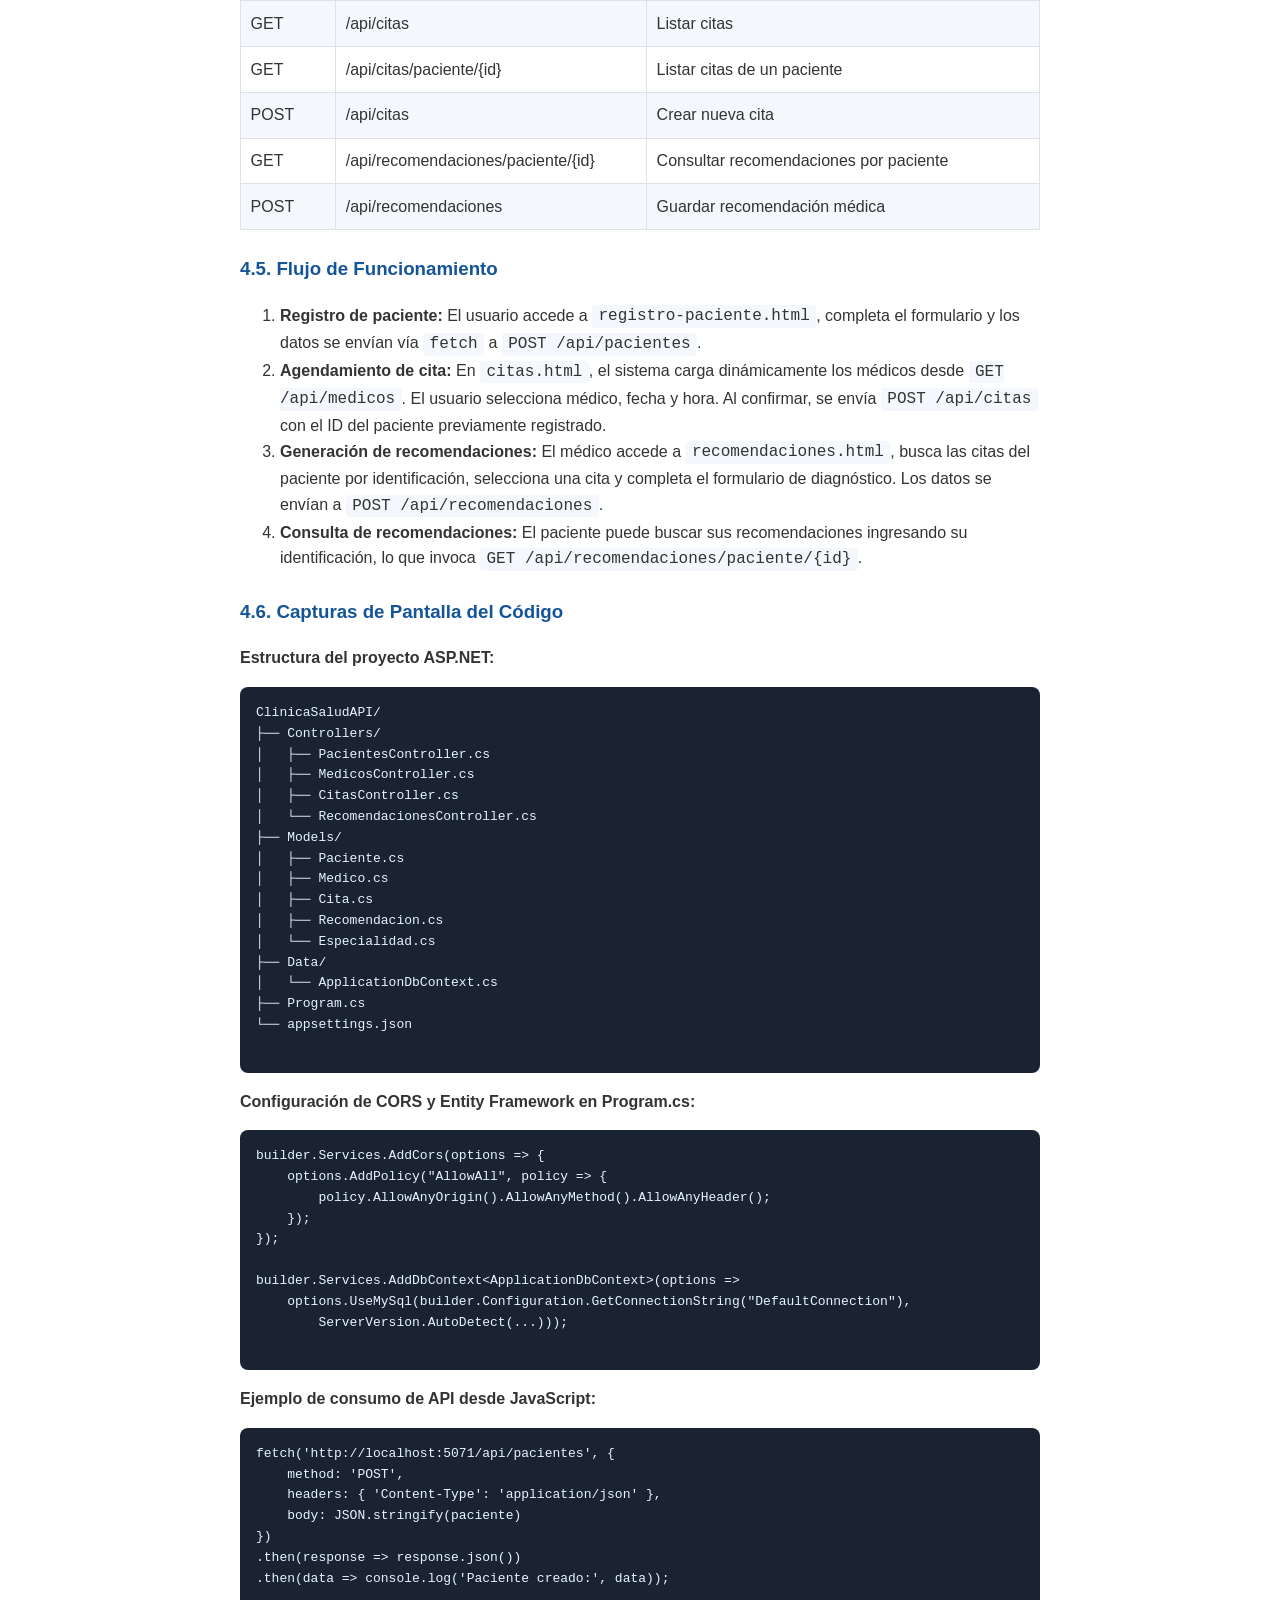
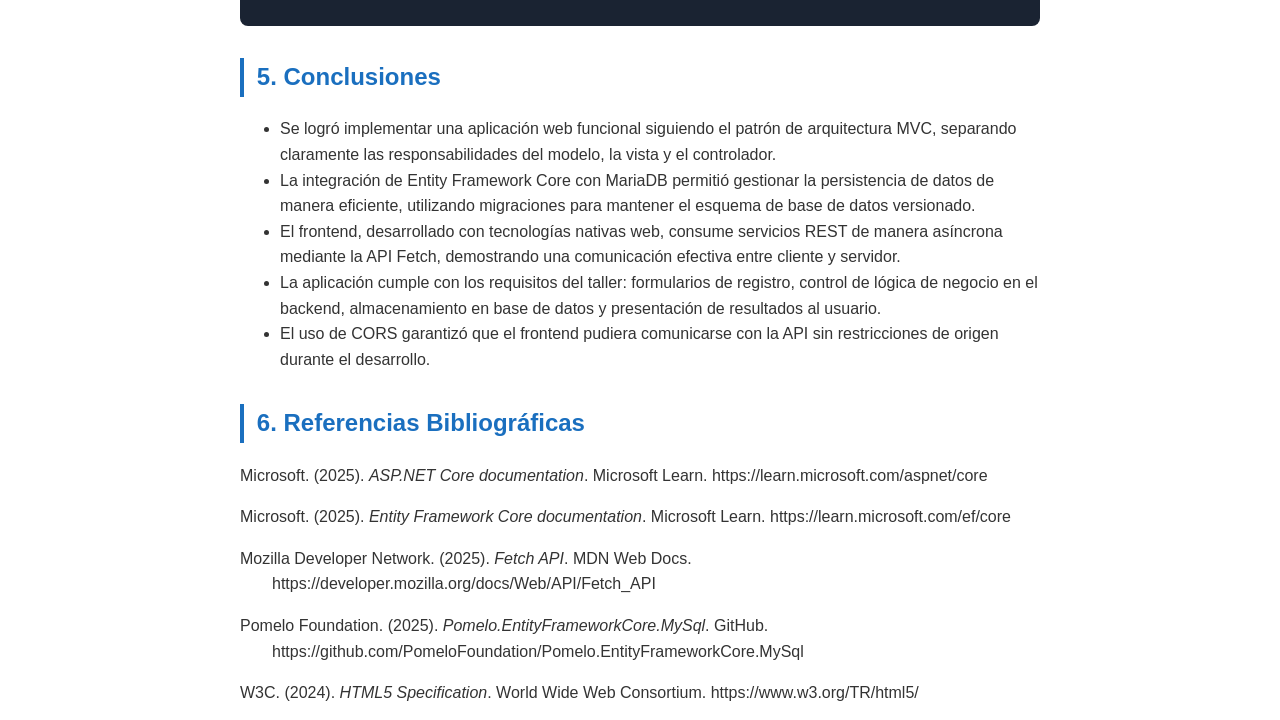
<file: documentacion.html>
<!DOCTYPE html>
<html lang="es">
<head>
  <meta charset="UTF-8">
  <title>Documentación Taller - Clínica Salud+</title>
  <style>
    @page { size: A4; margin: 2.5cm; }
    body { font-family: 'Segoe UI', Arial, sans-serif; line-height: 1.6; color: #333; max-width: 800px; margin: 0 auto; padding: 2rem; }
    h1 { color: #1a6fbf; text-align: center; border-bottom: 3px solid #1a6fbf; padding-bottom: 1rem; }
    h2 { color: #1a6fbf; margin-top: 2rem; border-left: 4px solid #1a6fbf; padding-left: 0.8rem; }
    h3 { color: #145499; margin-top: 1.5rem; }
    .cover { text-align: center; margin-top: 4rem; }
    .cover h1 { font-size: 2.2rem; border: none; }
    .cover .meta { margin-top: 3rem; font-size: 1.1rem; color: #555; }
    .cover .meta p { margin: 0.5rem 0; }
    table { width: 100%; border-collapse: collapse; margin: 1rem 0; }
    th, td { border: 1px solid #dee2e6; padding: 0.6rem; text-align: left; }
    th { background: #1a6fbf; color: white; }
    tr:nth-child(even) { background: #f4f7fb; }
    code { background: #f4f7fb; padding: 0.15rem 0.4rem; border-radius: 4px; font-family: Consolas, monospace; }
    pre { background: #1a2332; color: #e8f4fd; padding: 1rem; border-radius: 8px; overflow-x: auto; }
    .reference { text-indent: -2rem; padding-left: 2rem; margin-bottom: 0.5rem; }
  </style>
</head>
<body>

  <!-- PORTADA -->
  <div class="cover">
    <h1>Clínica Salud+</h1>
    <h2 style="border:none; padding:0; color:#555;">Aplicación Web MVC con Base de Datos</h2>
    <div class="meta">
      <p><strong>Asignatura:</strong> Desarrollo Web</p>
      <p><strong>Taller:</strong> Construcción de una aplicación web con conexión a base de datos integrando MVC o MVT</p>
      <p><strong>Fecha:</strong> 3 de mayo de 2026</p>
      <p><strong>Integrantes:</strong> [Nombre 1], [Nombre 2], [Nombre 3], [Nombre 4]</p>
    </div>
  </div>

  <div style="page-break-before: always;"></div>

  <!-- INTRODUCCIÓN -->
  <h2>1. Introducción</h2>
  <p>
    El presente documento describe el desarrollo de una aplicación web para la gestión de una clínica médica, denominada <strong>Clínica Salud+</strong>. El proyecto tiene como objetivo implementar una solución completa que permita el registro de pacientes, agendamiento de citas médicas, gestión de médicos especialistas y generación de recomendaciones médicas, todo ello respaldado por una base de datos relacional y una arquitectura MVC (Modelo-Vista-Controlador).
  </p>
  <p>
    La aplicación fue construida utilizando <strong>ASP.NET Core Web API</strong> para el backend, <strong>Entity Framework Core</strong> como ORM para la persistencia de datos, <strong>MariaDB (compatible con MySQL)</strong> como sistema de gestión de bases de datos, y un frontend desarrollado en HTML, CSS y JavaScript que consume los servicios REST expuestos por la API.
  </p>

  <!-- OBJETIVO -->
  <h2>2. Objetivo</h2>
  <p>
    Diseñar y construir una aplicación web funcional que integre los conceptos de la arquitectura MVC, estableciendo conexión con una base de datos relacional para la persistencia de información. La aplicación debe permitir:
  </p>
  <ul>
    <li>Registrar pacientes con sus datos personales.</li>
    <li>Consultar y filtrar médicos por especialidad.</li>
    <li>Agendar citas médicas seleccionando médico, fecha y hora.</li>
    <li>Generar y consultar recomendaciones médicas asociadas a las citas.</li>
  </ul>

  <!-- TEMA -->
  <h2>3. Tema</h2>
  <p>
    <strong>Desarrollo de una aplicación web para la gestión de citas médicas en una clínica.</strong>
  </p>
  <p>
    La temática aborda la digitalización de los procesos administrativos y clínicos de una institución de salud, permitiendo a los pacientes registrarse, agendar citas con especialistas y recibir recomendaciones médicas de manera ordenada y persistente.
  </p>

  <!-- DESARROLLO -->
  <h2>4. Desarrollo</h2>

  <h3>4.1. Arquitectura MVC Implementada</h3>
  <p>
    La arquitectura MVC separa la aplicación en tres capas fundamentales:
  </p>
  <ul>
    <li><strong>Modelo (Model):</strong> Representa las entidades de datos y la lógica de negocio. Se implementaron las clases <code>Paciente</code>, <code>Medico</code>, <code>Cita</code>, <code>Recomendacion</code> y <code>Especialidad</code> en C#, junto con el <code>ApplicationDbContext</code> que gestiona la comunicación con la base de datos mediante Entity Framework Core.</li>
    <li><strong>Vista (View):</strong> Corresponde al frontend desarrollado en HTML, CSS y JavaScript. Las páginas <code>index.html</code>, <code>registro-paciente.html</code>, <code>citas.html</code>, <code>medicos.html</code> y <code>recomendaciones.html</code> conforman la interfaz de usuario.</li>
    <li><strong>Controlador (Controller):</strong> Implementado como una API REST en ASP.NET Core. Los controladores <code>PacientesController</code>, <code>MedicosController</code>, <code>CitasController</code> y <code>RecomendacionesController</code> exponen endpoints HTTP que reciben peticiones del frontend, interactúan con el modelo y devuelven respuestas JSON.</li>
  </ul>

  <h3>4.2. Diseño de la Base de Datos</h3>
  <p>El esquema relacional diseñado consta de las siguientes tablas:</p>
  <table>
    <tr><th>Tabla</th><th>Descripción</th><th>Campos principales</th></tr>
    <tr><td>Pacientes</td><td>Almacena la información de los pacientes registrados.</td><td>IdPaciente, Identificacion, NombreCompleto, Edad, Telefono, Email, EPS</td></tr>
    <tr><td>Especialidades</td><td>Catálogo de especialidades médicas disponibles.</td><td>IdEspecialidad, NombreEspecialidad, Descripcion</td></tr>
    <tr><td>Medicos</td><td>Registro de médicos con su especialidad y disponibilidad.</td><td>IdMedico, CodigoMedico, NombreCompleto, IdEspecialidad, HorarioAtencion, Estado</td></tr>
    <tr><td>Citas</td><td>Agendamiento de citas médicas.</td><td>IdCita, IdPaciente, IdMedico, FechaCita, HoraCita, MotivoConsulta, Estado</td></tr>
    <tr><td>Recomendaciones</td><td>Recomendaciones médicas generadas tras una consulta.</td><td>IdRecomendacion, IdCita, Diagnostico, Medicamentos, RecomendacionesCuidados, ProximaCita</td></tr>
  </table>

  <h3>4.3. Tecnologías Utilizadas</h3>
  <table>
    <tr><th>Capa</th><th>Tecnología</th><th>Versión</th></tr>
    <tr><td>Backend</td><td>ASP.NET Core Web API</td><td>.NET 9.0</td></tr>
    <tr><td>ORM</td><td>Entity Framework Core</td><td>9.0.0</td></tr>
    <tr><td>Base de Datos</td><td>MariaDB (MySQL compatible)</td><td>12.2</td></tr>
    <tr><td>Proveedor DB</td><td>Pomelo.EntityFrameworkCore.MySql</td><td>9.0.0-preview</td></tr>
    <tr><td>Frontend</td><td>HTML5, CSS3, JavaScript (Vanilla)</td><td>—</td></tr>
    <tr><td>Estilos</td><td>CSS personalizado con variables</td><td>—</td></tr>
    <tr><td>Control de versiones</td><td>Git</td><td>—</td></tr>
  </table>

  <h3>4.4. Endpoints de la API REST</h3>
  <table>
    <tr><th>Método</th><th>Endpoint</th><th>Descripción</th></tr>
    <tr><td>GET</td><td>/api/pacientes</td><td>Listar todos los pacientes</td></tr>
    <tr><td>GET</td><td>/api/pacientes/{id}</td><td>Obtener paciente por ID</td></tr>
    <tr><td>GET</td><td>/api/pacientes/identificacion/{id}</td><td>Buscar paciente por número de identificación</td></tr>
    <tr><td>POST</td><td>/api/pacientes</td><td>Crear nuevo paciente</td></tr>
    <tr><td>PUT</td><td>/api/pacientes/{id}</td><td>Actualizar paciente</td></tr>
    <tr><td>DELETE</td><td>/api/pacientes/{id}</td><td>Eliminar paciente</td></tr>
    <tr><td>GET</td><td>/api/medicos</td><td>Listar médicos con especialidad</td></tr>
    <tr><td>GET</td><td>/api/medicos/especialidad/{id}</td><td>Filtrar médicos por especialidad</td></tr>
    <tr><td>GET</td><td>/api/citas</td><td>Listar citas</td></tr>
    <tr><td>GET</td><td>/api/citas/paciente/{id}</td><td>Listar citas de un paciente</td></tr>
    <tr><td>POST</td><td>/api/citas</td><td>Crear nueva cita</td></tr>
    <tr><td>GET</td><td>/api/recomendaciones/paciente/{id}</td><td>Consultar recomendaciones por paciente</td></tr>
    <tr><td>POST</td><td>/api/recomendaciones</td><td>Guardar recomendación médica</td></tr>
  </table>

  <h3>4.5. Flujo de Funcionamiento</h3>
  <ol>
    <li><strong>Registro de paciente:</strong> El usuario accede a <code>registro-paciente.html</code>, completa el formulario y los datos se envían vía <code>fetch</code> a <code>POST /api/pacientes</code>.</li>
    <li><strong>Agendamiento de cita:</strong> En <code>citas.html</code>, el sistema carga dinámicamente los médicos desde <code>GET /api/medicos</code>. El usuario selecciona médico, fecha y hora. Al confirmar, se envía <code>POST /api/citas</code> con el ID del paciente previamente registrado.</li>
    <li><strong>Generación de recomendaciones:</strong> El médico accede a <code>recomendaciones.html</code>, busca las citas del paciente por identificación, selecciona una cita y completa el formulario de diagnóstico. Los datos se envían a <code>POST /api/recomendaciones</code>.</li>
    <li><strong>Consulta de recomendaciones:</strong> El paciente puede buscar sus recomendaciones ingresando su identificación, lo que invoca <code>GET /api/recomendaciones/paciente/{id}</code>.</li>
  </ol>

  <h3>4.6. Capturas de Pantalla del Código</h3>
  <p><strong>Estructura del proyecto ASP.NET:</strong></p>
  <pre>
ClinicaSaludAPI/
├── Controllers/
│   ├── PacientesController.cs
│   ├── MedicosController.cs
│   ├── CitasController.cs
│   └── RecomendacionesController.cs
├── Models/
│   ├── Paciente.cs
│   ├── Medico.cs
│   ├── Cita.cs
│   ├── Recomendacion.cs
│   └── Especialidad.cs
├── Data/
│   └── ApplicationDbContext.cs
├── Program.cs
└── appsettings.json
  </pre>

  <p><strong>Configuración de CORS y Entity Framework en Program.cs:</strong></p>
  <pre>
builder.Services.AddCors(options => {
    options.AddPolicy("AllowAll", policy => {
        policy.AllowAnyOrigin().AllowAnyMethod().AllowAnyHeader();
    });
});

builder.Services.AddDbContext&lt;ApplicationDbContext&gt;(options =>
    options.UseMySql(builder.Configuration.GetConnectionString("DefaultConnection"),
        ServerVersion.AutoDetect(...)));
  </pre>

  <p><strong>Ejemplo de consumo de API desde JavaScript:</strong></p>
  <pre>
fetch('http://localhost:5071/api/pacientes', {
    method: 'POST',
    headers: { 'Content-Type': 'application/json' },
    body: JSON.stringify(paciente)
})
.then(response => response.json())
.then(data => console.log('Paciente creado:', data));
  </pre>

  <!-- CONCLUSIONES -->
  <h2>5. Conclusiones</h2>
  <ul>
    <li>Se logró implementar una aplicación web funcional siguiendo el patrón de arquitectura MVC, separando claramente las responsabilidades del modelo, la vista y el controlador.</li>
    <li>La integración de Entity Framework Core con MariaDB permitió gestionar la persistencia de datos de manera eficiente, utilizando migraciones para mantener el esquema de base de datos versionado.</li>
    <li>El frontend, desarrollado con tecnologías nativas web, consume servicios REST de manera asíncrona mediante la API Fetch, demostrando una comunicación efectiva entre cliente y servidor.</li>
    <li>La aplicación cumple con los requisitos del taller: formularios de registro, control de lógica de negocio en el backend, almacenamiento en base de datos y presentación de resultados al usuario.</li>
    <li>El uso de CORS garantizó que el frontend pudiera comunicarse con la API sin restricciones de origen durante el desarrollo.</li>
  </ul>

  <!-- REFERENCIAS -->
  <h2>6. Referencias Bibliográficas</h2>
  <p class="reference">
    Microsoft. (2025). <em>ASP.NET Core documentation</em>. Microsoft Learn. https://learn.microsoft.com/aspnet/core
  </p>
  <p class="reference">
    Microsoft. (2025). <em>Entity Framework Core documentation</em>. Microsoft Learn. https://learn.microsoft.com/ef/core
  </p>
  <p class="reference">
    Mozilla Developer Network. (2025). <em>Fetch API</em>. MDN Web Docs. https://developer.mozilla.org/docs/Web/API/Fetch_API
  </p>
  <p class="reference">
    Pomelo Foundation. (2025). <em>Pomelo.EntityFrameworkCore.MySql</em>. GitHub. https://github.com/PomeloFoundation/Pomelo.EntityFrameworkCore.MySql
  </p>
  <p class="reference">
    W3C. (2024). <em>HTML5 Specification</em>. World Wide Web Consortium. https://www.w3.org/TR/html5/
  </p>

</body>
</html>
</file>
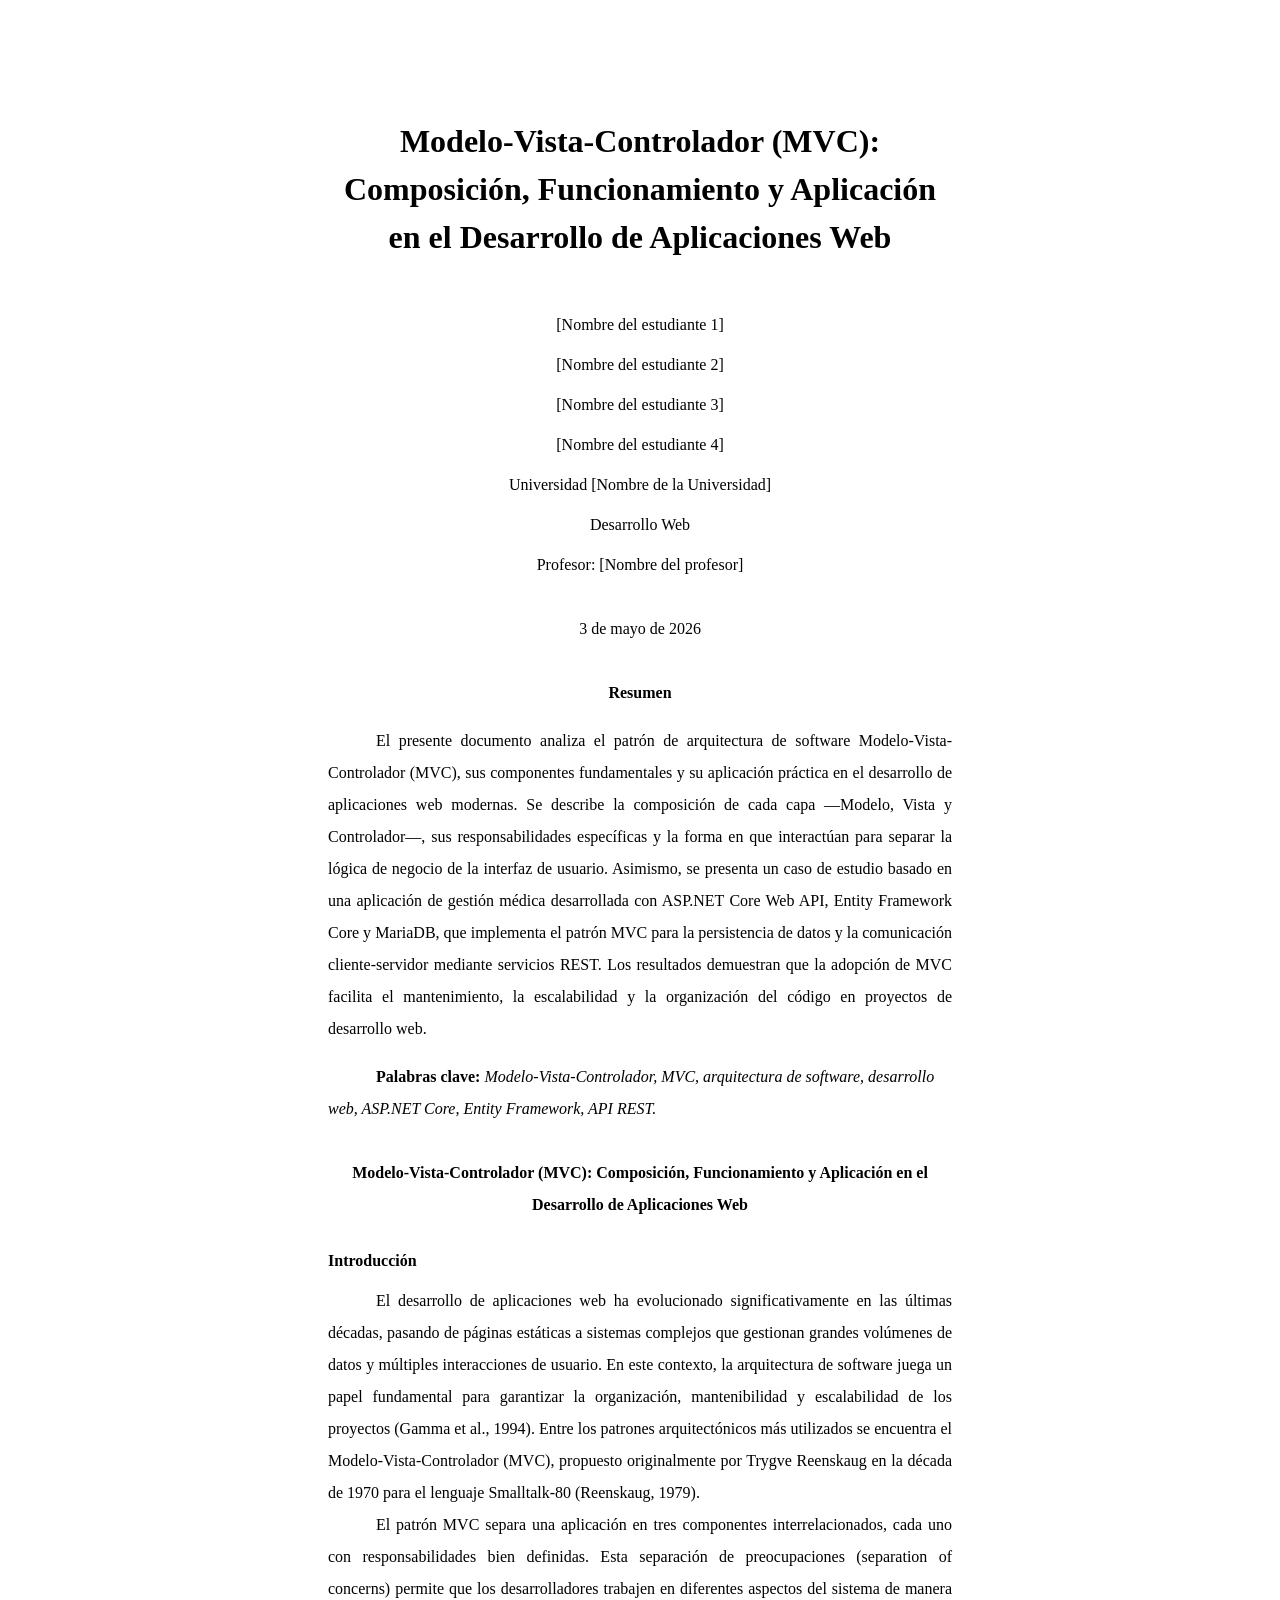
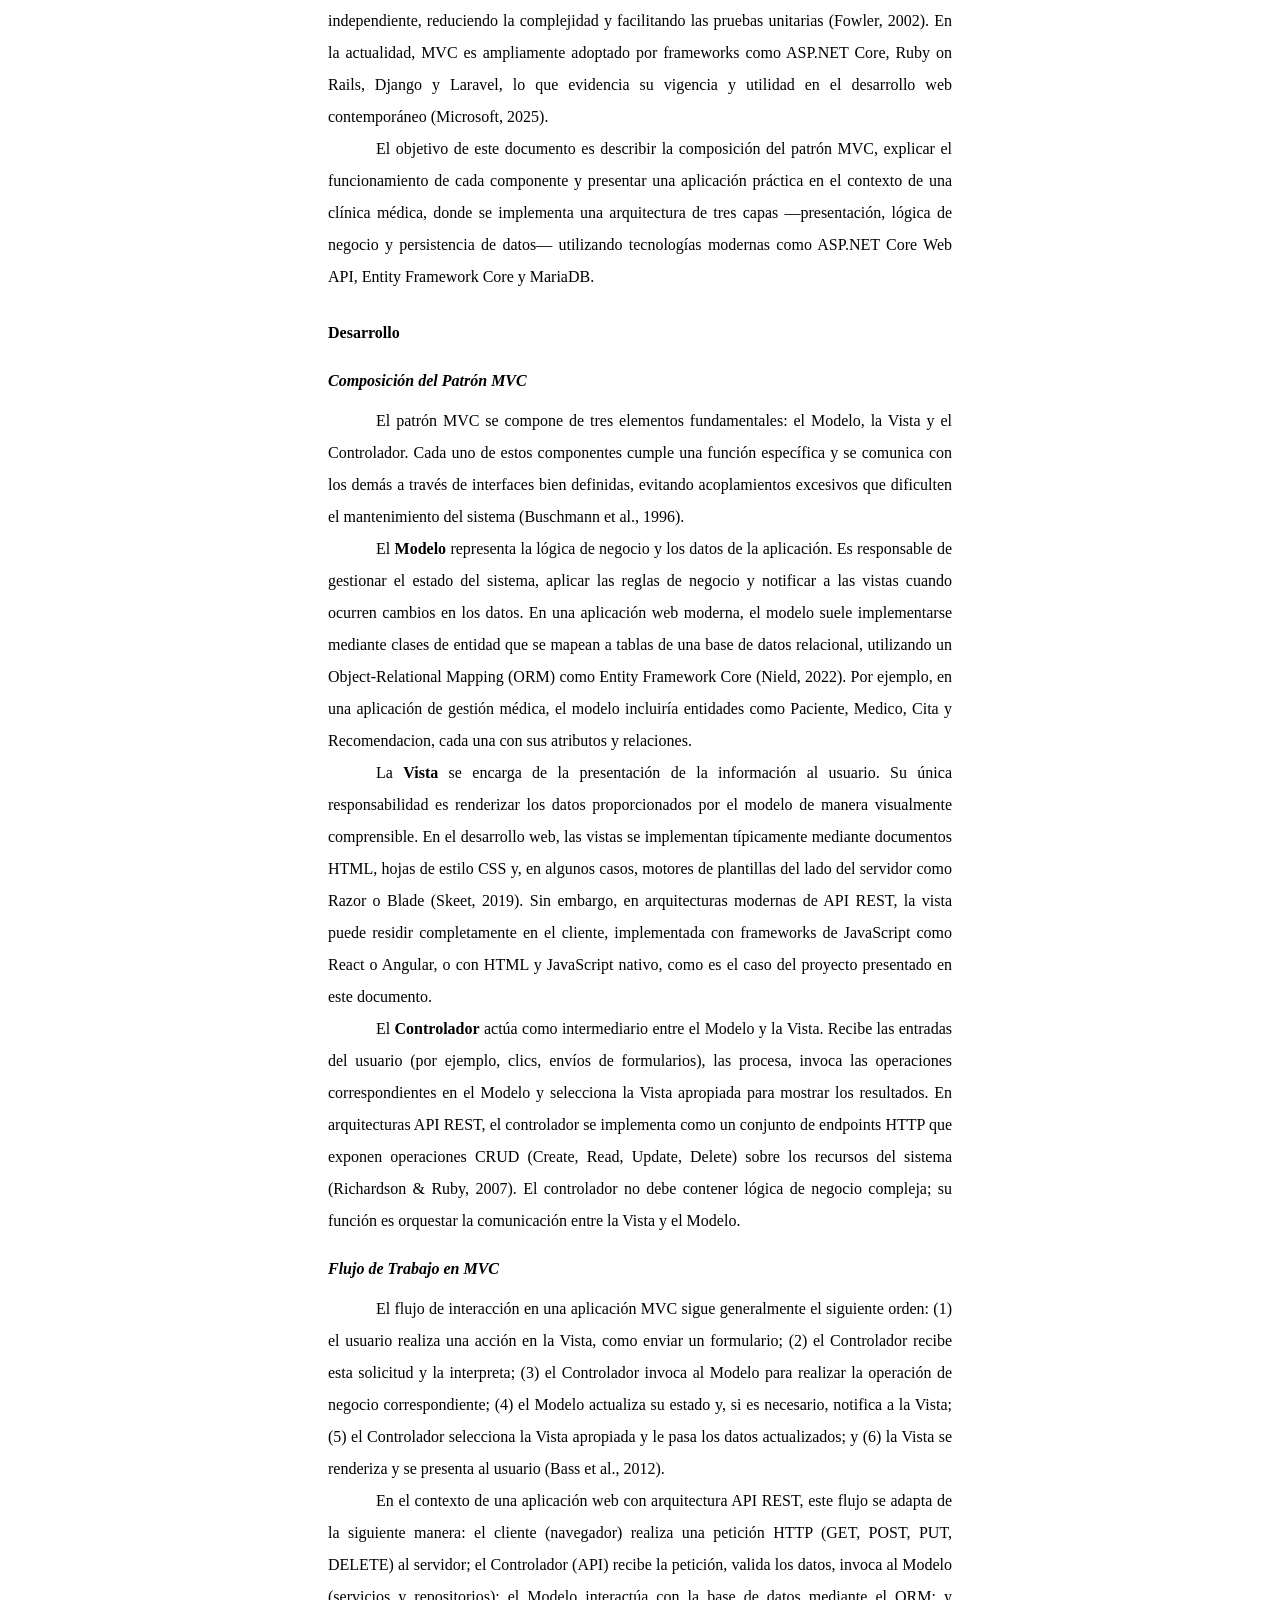
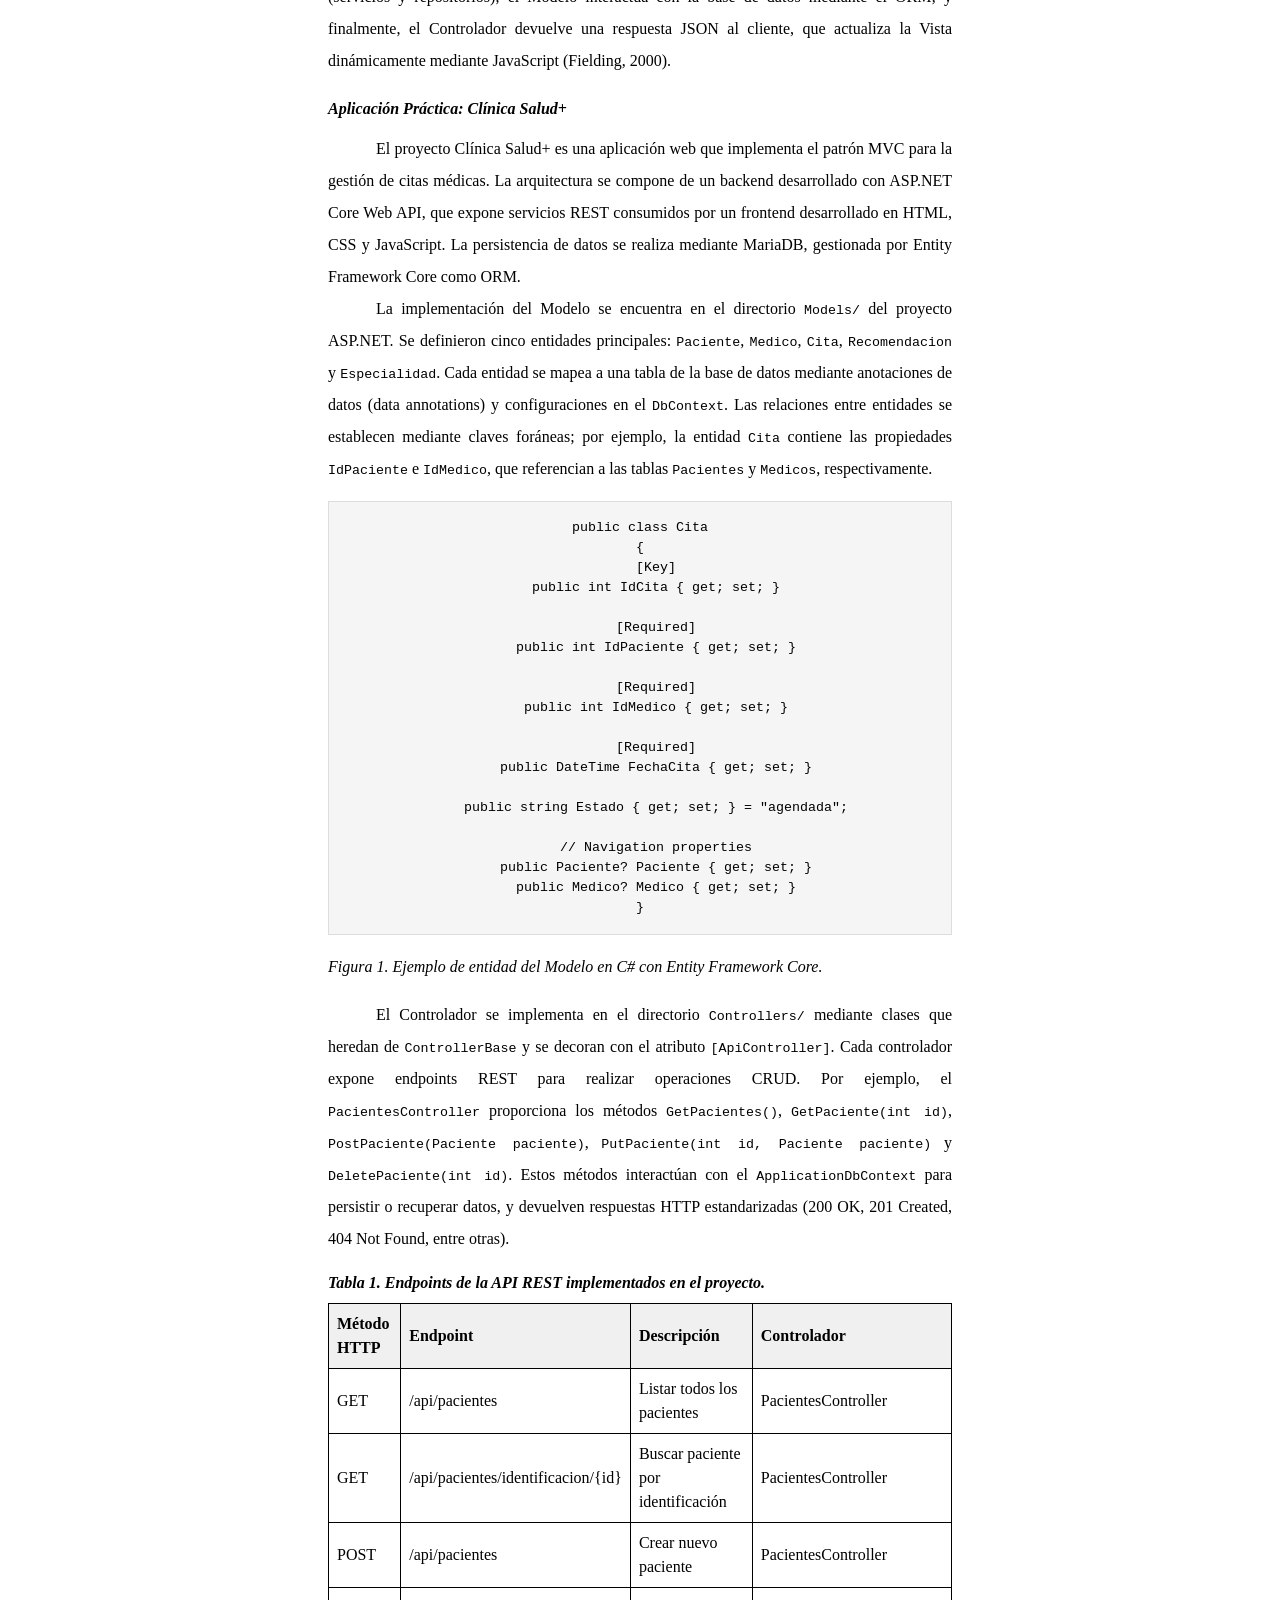
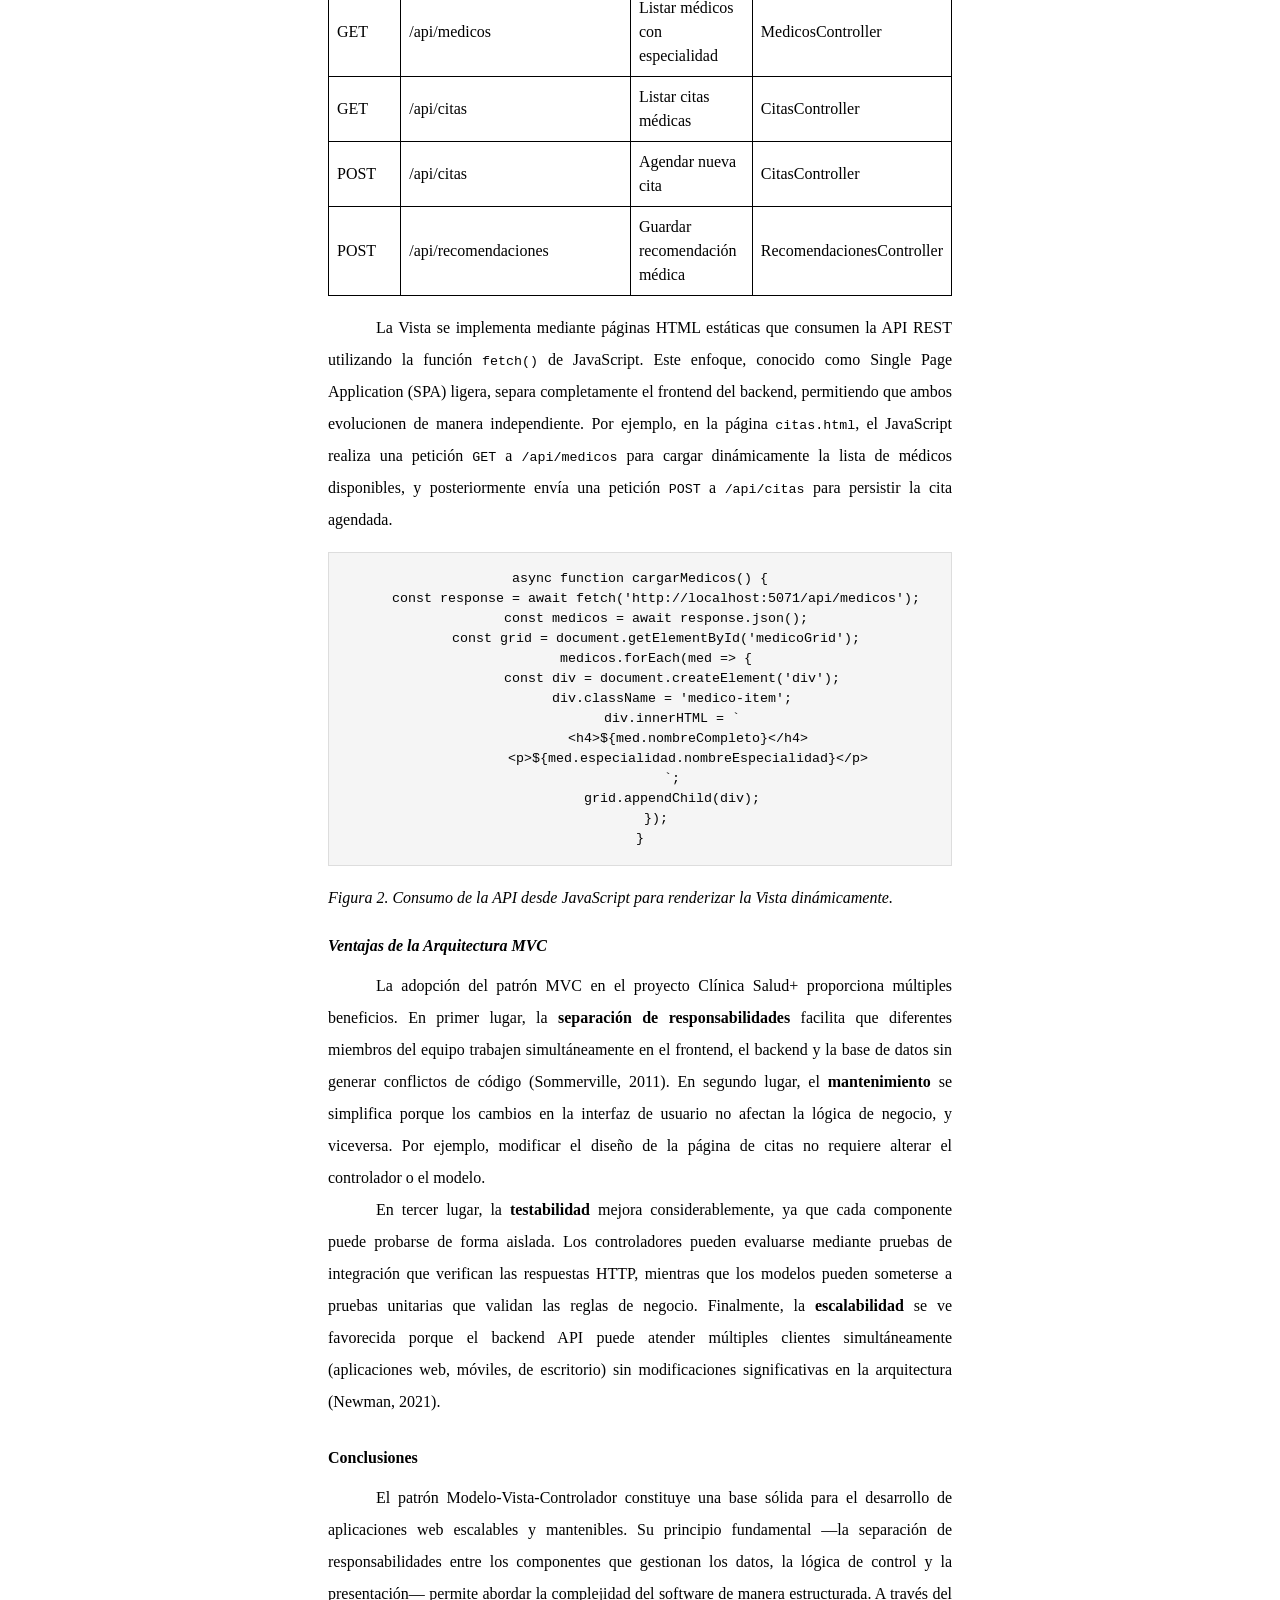
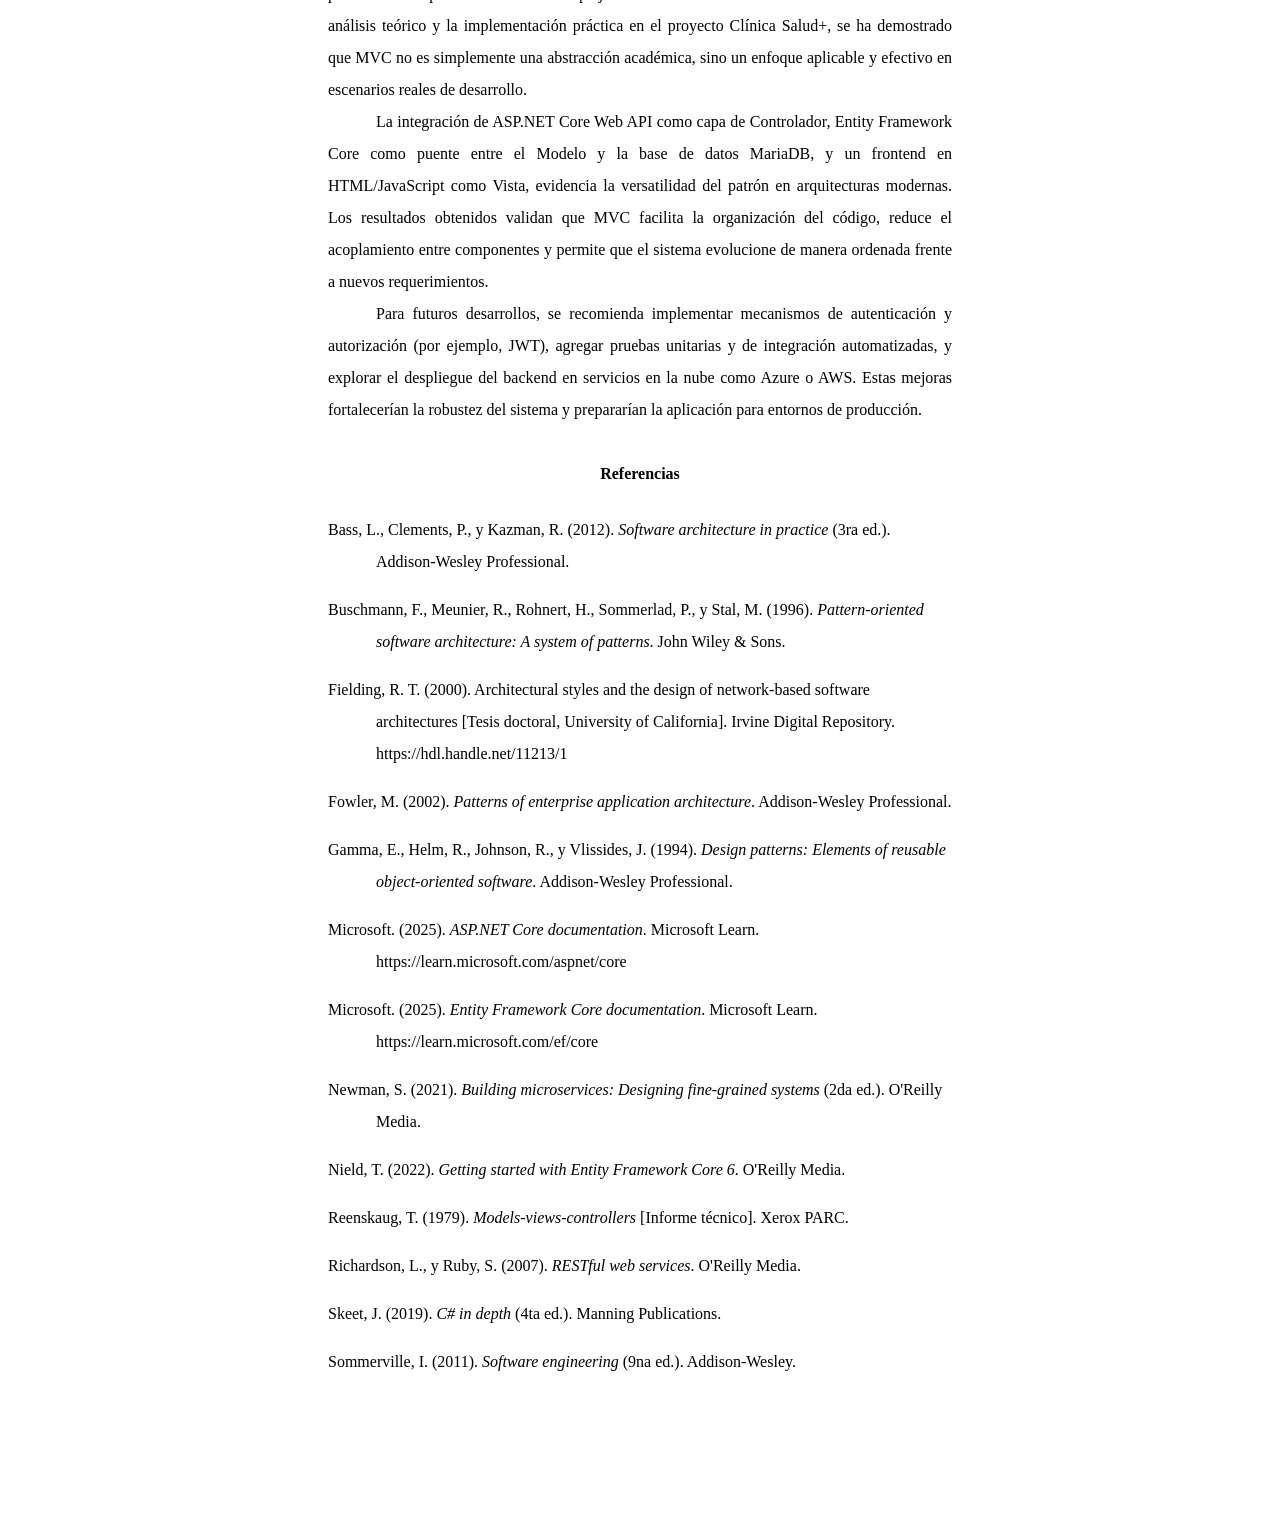
<file: documento-mvc-apa.html>
<!DOCTYPE html>
<html lang="es">
<head>
  <meta charset="UTF-8">
  <title>Modelo-Vista-Controlador (MVC) en el Desarrollo Web - Documento APA</title>
  <style>
    @page { size: letter; margin: 2.54cm; }
    * { box-sizing: border-box; }
    body {
      font-family: "Times New Roman", Times, serif;
      font-size: 12pt;
      line-height: 2;
      color: #000;
      max-width: 21.59cm;
      margin: 0 auto;
      padding: 2.54cm;
    }
    /* Portada APA */
    .portada {
      display: flex;
      flex-direction: column;
      justify-content: center;
      align-items: center;
      min-height: 60vh;
      text-align: center;
    }
    .portada h1 {
      font-size: 24pt;
      font-weight: bold;
      text-align: center;
      margin-bottom: 3rem;
      line-height: 1.5;
    }
    .portada .autor {
      font-size: 12pt;
      margin-bottom: 0.5rem;
    }
    .portada .institucion {
      font-size: 12pt;
      margin-bottom: 0.5rem;
    }
    .portada .curso {
      font-size: 12pt;
      margin-bottom: 0.5rem;
    }
    .portada .profesor {
      font-size: 12pt;
      margin-bottom: 2rem;
    }
    .portada .fecha {
      font-size: 12pt;
    }
    /* Encabezado APA */
    .header-apa {
      display: flex;
      justify-content: space-between;
      align-items: center;
      margin-bottom: 2rem;
      font-size: 12pt;
    }
    .header-apa .titulo-corto {
      font-weight: normal;
      text-transform: uppercase;
    }
    .header-apa .numero-pagina {
      font-weight: normal;
    }
    /* Títulos APA */
    h2 {
      font-size: 12pt;
      font-weight: bold;
      text-align: center;
      margin-top: 2rem;
      margin-bottom: 1rem;
    }
    h3 {
      font-size: 12pt;
      font-weight: bold;
      text-align: left;
      margin-top: 1.5rem;
      margin-bottom: 0.5rem;
    }
    h4 {
      font-size: 12pt;
      font-weight: bold;
      text-align: left;
      margin-top: 1rem;
      margin-bottom: 0.5rem;
      font-style: italic;
    }
    /* Párrafos */
    p {
      text-indent: 1.27cm;
      margin-bottom: 0;
      margin-top: 0;
      text-align: justify;
    }
    p.sin-sangria {
      text-indent: 0;
    }
    /* Citas */
    blockquote {
      margin-left: 2.54cm;
      margin-right: 2.54cm;
      text-indent: 0;
      font-style: italic;
      line-height: 2;
    }
    /* Listas */
    ul, ol {
      margin-left: 2.54cm;
      margin-bottom: 1rem;
    }
    li {
      margin-bottom: 0.5rem;
      text-align: justify;
    }
    /* Tablas APA */
    table {
      width: 100%;
      border-collapse: collapse;
      margin: 1rem 0;
      font-size: 12pt;
      line-height: 1.5;
    }
    table caption {
      font-weight: bold;
      margin-bottom: 0.5rem;
      text-align: left;
      font-style: italic;
    }
    th, td {
      border: 1px solid #000;
      padding: 0.5rem;
      text-align: left;
    }
    th {
      font-weight: bold;
      background: #f0f0f0;
    }
    /* Figuras */
    figure {
      margin: 1rem 0;
      text-align: center;
    }
    figcaption {
      font-style: italic;
      margin-top: 0.5rem;
      text-align: left;
      text-indent: 0;
      font-size: 12pt;
    }
    /* Código */
    pre {
      background: #f5f5f5;
      padding: 1rem;
      border: 1px solid #ddd;
      overflow-x: auto;
      font-size: 10pt;
      line-height: 1.5;
      margin: 1rem 0;
    }
    code {
      font-family: "Courier New", monospace;
      font-size: 10pt;
    }
    /* Referencias APA */
    .referencias {
      margin-top: 2rem;
    }
    .referencias h2 {
      margin-bottom: 1.5rem;
    }
    .referencia {
      text-indent: -1.27cm;
      padding-left: 1.27cm;
      margin-bottom: 1rem;
      text-align: left;
      line-height: 2;
    }
    /* Page breaks */
    .page-break {
      page-break-before: always;
    }
    /* Abstract */
    .abstract {
      margin: 2rem 0;
    }
    .abstract h2 {
      margin-bottom: 1rem;
    }
    .abstract p {
      text-indent: 1.27cm;
    }
    .keywords {
      margin-top: 1rem;
      text-indent: 1.27cm;
      font-style: italic;
    }
    .keywords strong {
      font-style: normal;
    }
  </style>
</head>
<body>

<!-- PORTADA -->
<div class="portada page-break">
  <h1>Modelo-Vista-Controlador (MVC):<br>Composición, Funcionamiento y Aplicación<br>en el Desarrollo de Aplicaciones Web</h1>
  
  <div class="autor">[Nombre del estudiante 1]</div>
  <div class="autor">[Nombre del estudiante 2]</div>
  <div class="autor">[Nombre del estudiante 3]</div>
  <div class="autor">[Nombre del estudiante 4]</div>
  
  <div class="institucion">Universidad [Nombre de la Universidad]</div>
  <div class="curso">Desarrollo Web</div>
  <div class="profesor">Profesor: [Nombre del profesor]</div>
  
  <div class="fecha">3 de mayo de 2026</div>
</div>

<!-- RESUMEN -->
<div class="abstract page-break">
  <h2>Resumen</h2>
  <p>
    El presente documento analiza el patrón de arquitectura de software Modelo-Vista-Controlador (MVC), sus componentes fundamentales y su aplicación práctica en el desarrollo de aplicaciones web modernas. Se describe la composición de cada capa —Modelo, Vista y Controlador—, sus responsabilidades específicas y la forma en que interactúan para separar la lógica de negocio de la interfaz de usuario. Asimismo, se presenta un caso de estudio basado en una aplicación de gestión médica desarrollada con ASP.NET Core Web API, Entity Framework Core y MariaDB, que implementa el patrón MVC para la persistencia de datos y la comunicación cliente-servidor mediante servicios REST. Los resultados demuestran que la adopción de MVC facilita el mantenimiento, la escalabilidad y la organización del código en proyectos de desarrollo web.
  </p>
  <div class="keywords">
    <strong>Palabras clave:</strong> Modelo-Vista-Controlador, MVC, arquitectura de software, desarrollo web, ASP.NET Core, Entity Framework, API REST.
  </div>
</div>

<!-- CUERPO DEL DOCUMENTO -->
<div class="page-break">
  <h2>Modelo-Vista-Controlador (MVC): Composición, Funcionamiento y Aplicación en el Desarrollo de Aplicaciones Web</h2>
</div>

<h3>Introducción</h3>

<p>
  El desarrollo de aplicaciones web ha evolucionado significativamente en las últimas décadas, pasando de páginas estáticas a sistemas complejos que gestionan grandes volúmenes de datos y múltiples interacciones de usuario. En este contexto, la arquitectura de software juega un papel fundamental para garantizar la organización, mantenibilidad y escalabilidad de los proyectos (Gamma et al., 1994). Entre los patrones arquitectónicos más utilizados se encuentra el Modelo-Vista-Controlador (MVC), propuesto originalmente por Trygve Reenskaug en la década de 1970 para el lenguaje Smalltalk-80 (Reenskaug, 1979).
</p>

<p>
  El patrón MVC separa una aplicación en tres componentes interrelacionados, cada uno con responsabilidades bien definidas. Esta separación de preocupaciones (separation of concerns) permite que los desarrolladores trabajen en diferentes aspectos del sistema de manera independiente, reduciendo la complejidad y facilitando las pruebas unitarias (Fowler, 2002). En la actualidad, MVC es ampliamente adoptado por frameworks como ASP.NET Core, Ruby on Rails, Django y Laravel, lo que evidencia su vigencia y utilidad en el desarrollo web contemporáneo (Microsoft, 2025).
</p>

<p>
  El objetivo de este documento es describir la composición del patrón MVC, explicar el funcionamiento de cada componente y presentar una aplicación práctica en el contexto de una clínica médica, donde se implementa una arquitectura de tres capas —presentación, lógica de negocio y persistencia de datos— utilizando tecnologías modernas como ASP.NET Core Web API, Entity Framework Core y MariaDB.
</p>

<h3>Desarrollo</h3>

<h4>Composición del Patrón MVC</h4>

<p>
  El patrón MVC se compone de tres elementos fundamentales: el Modelo, la Vista y el Controlador. Cada uno de estos componentes cumple una función específica y se comunica con los demás a través de interfaces bien definidas, evitando acoplamientos excesivos que dificulten el mantenimiento del sistema (Buschmann et al., 1996).
</p>

<p>
  El <strong>Modelo</strong> representa la lógica de negocio y los datos de la aplicación. Es responsable de gestionar el estado del sistema, aplicar las reglas de negocio y notificar a las vistas cuando ocurren cambios en los datos. En una aplicación web moderna, el modelo suele implementarse mediante clases de entidad que se mapean a tablas de una base de datos relacional, utilizando un Object-Relational Mapping (ORM) como Entity Framework Core (Nield, 2022). Por ejemplo, en una aplicación de gestión médica, el modelo incluiría entidades como Paciente, Medico, Cita y Recomendacion, cada una con sus atributos y relaciones.
</p>

<p>
  La <strong>Vista</strong> se encarga de la presentación de la información al usuario. Su única responsabilidad es renderizar los datos proporcionados por el modelo de manera visualmente comprensible. En el desarrollo web, las vistas se implementan típicamente mediante documentos HTML, hojas de estilo CSS y, en algunos casos, motores de plantillas del lado del servidor como Razor o Blade (Skeet, 2019). Sin embargo, en arquitecturas modernas de API REST, la vista puede residir completamente en el cliente, implementada con frameworks de JavaScript como React o Angular, o con HTML y JavaScript nativo, como es el caso del proyecto presentado en este documento.
</p>

<p>
  El <strong>Controlador</strong> actúa como intermediario entre el Modelo y la Vista. Recibe las entradas del usuario (por ejemplo, clics, envíos de formularios), las procesa, invoca las operaciones correspondientes en el Modelo y selecciona la Vista apropiada para mostrar los resultados. En arquitecturas API REST, el controlador se implementa como un conjunto de endpoints HTTP que exponen operaciones CRUD (Create, Read, Update, Delete) sobre los recursos del sistema (Richardson & Ruby, 2007). El controlador no debe contener lógica de negocio compleja; su función es orquestar la comunicación entre la Vista y el Modelo.
</p>

<h4>Flujo de Trabajo en MVC</h4>

<p>
  El flujo de interacción en una aplicación MVC sigue generalmente el siguiente orden: (1) el usuario realiza una acción en la Vista, como enviar un formulario; (2) el Controlador recibe esta solicitud y la interpreta; (3) el Controlador invoca al Modelo para realizar la operación de negocio correspondiente; (4) el Modelo actualiza su estado y, si es necesario, notifica a la Vista; (5) el Controlador selecciona la Vista apropiada y le pasa los datos actualizados; y (6) la Vista se renderiza y se presenta al usuario (Bass et al., 2012).
</p>

<p>
  En el contexto de una aplicación web con arquitectura API REST, este flujo se adapta de la siguiente manera: el cliente (navegador) realiza una petición HTTP (GET, POST, PUT, DELETE) al servidor; el Controlador (API) recibe la petición, valida los datos, invoca al Modelo (servicios y repositorios); el Modelo interactúa con la base de datos mediante el ORM; y finalmente, el Controlador devuelve una respuesta JSON al cliente, que actualiza la Vista dinámicamente mediante JavaScript (Fielding, 2000).
</p>

<h4>Aplicación Práctica: Clínica Salud+</h4>

<p>
  El proyecto Clínica Salud+ es una aplicación web que implementa el patrón MVC para la gestión de citas médicas. La arquitectura se compone de un backend desarrollado con ASP.NET Core Web API, que expone servicios REST consumidos por un frontend desarrollado en HTML, CSS y JavaScript. La persistencia de datos se realiza mediante MariaDB, gestionada por Entity Framework Core como ORM.
</p>

<p>
  La implementación del Modelo se encuentra en el directorio <code>Models/</code> del proyecto ASP.NET. Se definieron cinco entidades principales: <code>Paciente</code>, <code>Medico</code>, <code>Cita</code>, <code>Recomendacion</code> y <code>Especialidad</code>. Cada entidad se mapea a una tabla de la base de datos mediante anotaciones de datos (data annotations) y configuraciones en el <code>DbContext</code>. Las relaciones entre entidades se establecen mediante claves foráneas; por ejemplo, la entidad <code>Cita</code> contiene las propiedades <code>IdPaciente</code> e <code>IdMedico</code>, que referencian a las tablas <code>Pacientes</code> y <code>Medicos</code>, respectivamente.
</p>

<figure>
  <pre><code>public class Cita
{
    [Key]
    public int IdCita { get; set; }
    
    [Required]
    public int IdPaciente { get; set; }
    
    [Required]
    public int IdMedico { get; set; }
    
    [Required]
    public DateTime FechaCita { get; set; }
    
    public string Estado { get; set; } = "agendada";
    
    // Navigation properties
    public Paciente? Paciente { get; set; }
    public Medico? Medico { get; set; }
}</code></pre>
  <figcaption>Figura 1. Ejemplo de entidad del Modelo en C# con Entity Framework Core.</figcaption>
</figure>

<p>
  El Controlador se implementa en el directorio <code>Controllers/</code> mediante clases que heredan de <code>ControllerBase</code> y se decoran con el atributo <code>[ApiController]</code>. Cada controlador expone endpoints REST para realizar operaciones CRUD. Por ejemplo, el <code>PacientesController</code> proporciona los métodos <code>GetPacientes()</code>, <code>GetPaciente(int id)</code>, <code>PostPaciente(Paciente paciente)</code>, <code>PutPaciente(int id, Paciente paciente)</code> y <code>DeletePaciente(int id)</code>. Estos métodos interactúan con el <code>ApplicationDbContext</code> para persistir o recuperar datos, y devuelven respuestas HTTP estandarizadas (200 OK, 201 Created, 404 Not Found, entre otras).
</p>

<table>
  <caption>Tabla 1. Endpoints de la API REST implementados en el proyecto.</caption>
  <tr>
    <th>Método HTTP</th>
    <th>Endpoint</th>
    <th>Descripción</th>
    <th>Controlador</th>
  </tr>
  <tr>
    <td>GET</td>
    <td>/api/pacientes</td>
    <td>Listar todos los pacientes</td>
    <td>PacientesController</td>
  </tr>
  <tr>
    <td>GET</td>
    <td>/api/pacientes/identificacion/{id}</td>
    <td>Buscar paciente por identificación</td>
    <td>PacientesController</td>
  </tr>
  <tr>
    <td>POST</td>
    <td>/api/pacientes</td>
    <td>Crear nuevo paciente</td>
    <td>PacientesController</td>
  </tr>
  <tr>
    <td>GET</td>
    <td>/api/medicos</td>
    <td>Listar médicos con especialidad</td>
    <td>MedicosController</td>
  </tr>
  <tr>
    <td>GET</td>
    <td>/api/citas</td>
    <td>Listar citas médicas</td>
    <td>CitasController</td>
  </tr>
  <tr>
    <td>POST</td>
    <td>/api/citas</td>
    <td>Agendar nueva cita</td>
    <td>CitasController</td>
  </tr>
  <tr>
    <td>POST</td>
    <td>/api/recomendaciones</td>
    <td>Guardar recomendación médica</td>
    <td>RecomendacionesController</td>
  </tr>
</table>

<p>
  La Vista se implementa mediante páginas HTML estáticas que consumen la API REST utilizando la función <code>fetch()</code> de JavaScript. Este enfoque, conocido como Single Page Application (SPA) ligera, separa completamente el frontend del backend, permitiendo que ambos evolucionen de manera independiente. Por ejemplo, en la página <code>citas.html</code>, el JavaScript realiza una petición <code>GET</code> a <code>/api/medicos</code> para cargar dinámicamente la lista de médicos disponibles, y posteriormente envía una petición <code>POST</code> a <code>/api/citas</code> para persistir la cita agendada.
</p>

<figure>
  <pre><code>async function cargarMedicos() {
    const response = await fetch('http://localhost:5071/api/medicos');
    const medicos = await response.json();
    const grid = document.getElementById('medicoGrid');
    medicos.forEach(med => {
        const div = document.createElement('div');
        div.className = 'medico-item';
        div.innerHTML = `
            &lt;h4&gt;${med.nombreCompleto}&lt;/h4&gt;
            &lt;p&gt;${med.especialidad.nombreEspecialidad}&lt;/p&gt;
        `;
        grid.appendChild(div);
    });
}</code></pre>
  <figcaption>Figura 2. Consumo de la API desde JavaScript para renderizar la Vista dinámicamente.</figcaption>
</figure>

<h4>Ventajas de la Arquitectura MVC</h4>

<p>
  La adopción del patrón MVC en el proyecto Clínica Salud+ proporciona múltiples beneficios. En primer lugar, la <strong>separación de responsabilidades</strong> facilita que diferentes miembros del equipo trabajen simultáneamente en el frontend, el backend y la base de datos sin generar conflictos de código (Sommerville, 2011). En segundo lugar, el <strong>mantenimiento</strong> se simplifica porque los cambios en la interfaz de usuario no afectan la lógica de negocio, y viceversa. Por ejemplo, modificar el diseño de la página de citas no requiere alterar el controlador o el modelo.
</p>

<p>
  En tercer lugar, la <strong>testabilidad</strong> mejora considerablemente, ya que cada componente puede probarse de forma aislada. Los controladores pueden evaluarse mediante pruebas de integración que verifican las respuestas HTTP, mientras que los modelos pueden someterse a pruebas unitarias que validan las reglas de negocio. Finalmente, la <strong>escalabilidad</strong> se ve favorecida porque el backend API puede atender múltiples clientes simultáneamente (aplicaciones web, móviles, de escritorio) sin modificaciones significativas en la arquitectura (Newman, 2021).
</p>

<h3>Conclusiones</h3>

<p>
  El patrón Modelo-Vista-Controlador constituye una base sólida para el desarrollo de aplicaciones web escalables y mantenibles. Su principio fundamental —la separación de responsabilidades entre los componentes que gestionan los datos, la lógica de control y la presentación— permite abordar la complejidad del software de manera estructurada. A través del análisis teórico y la implementación práctica en el proyecto Clínica Salud+, se ha demostrado que MVC no es simplemente una abstracción académica, sino un enfoque aplicable y efectivo en escenarios reales de desarrollo.
</p>

<p>
  La integración de ASP.NET Core Web API como capa de Controlador, Entity Framework Core como puente entre el Modelo y la base de datos MariaDB, y un frontend en HTML/JavaScript como Vista, evidencia la versatilidad del patrón en arquitecturas modernas. Los resultados obtenidos validan que MVC facilita la organización del código, reduce el acoplamiento entre componentes y permite que el sistema evolucione de manera ordenada frente a nuevos requerimientos.
</p>

<p>
  Para futuros desarrollos, se recomienda implementar mecanismos de autenticación y autorización (por ejemplo, JWT), agregar pruebas unitarias y de integración automatizadas, y explorar el despliegue del backend en servicios en la nube como Azure o AWS. Estas mejoras fortalecerían la robustez del sistema y prepararían la aplicación para entornos de producción.
</p>

<!-- REFERENCIAS -->
<div class="referencias page-break">
  <h2>Referencias</h2>
  
  <div class="referencia">
    Bass, L., Clements, P., y Kazman, R. (2012). <em>Software architecture in practice</em> (3ra ed.). Addison-Wesley Professional.
  </div>
  
  <div class="referencia">
    Buschmann, F., Meunier, R., Rohnert, H., Sommerlad, P., y Stal, M. (1996). <em>Pattern-oriented software architecture: A system of patterns</em>. John Wiley & Sons.
  </div>
  
  <div class="referencia">
    Fielding, R. T. (2000). Architectural styles and the design of network-based software architectures [Tesis doctoral, University of California]. Irvine Digital Repository. https://hdl.handle.net/11213/1
  </div>
  
  <div class="referencia">
    Fowler, M. (2002). <em>Patterns of enterprise application architecture</em>. Addison-Wesley Professional.
  </div>
  
  <div class="referencia">
    Gamma, E., Helm, R., Johnson, R., y Vlissides, J. (1994). <em>Design patterns: Elements of reusable object-oriented software</em>. Addison-Wesley Professional.
  </div>
  
  <div class="referencia">
    Microsoft. (2025). <em>ASP.NET Core documentation</em>. Microsoft Learn. https://learn.microsoft.com/aspnet/core
  </div>
  
  <div class="referencia">
    Microsoft. (2025). <em>Entity Framework Core documentation</em>. Microsoft Learn. https://learn.microsoft.com/ef/core
  </div>
  
  <div class="referencia">
    Newman, S. (2021). <em>Building microservices: Designing fine-grained systems</em> (2da ed.). O'Reilly Media.
  </div>
  
  <div class="referencia">
    Nield, T. (2022). <em>Getting started with Entity Framework Core 6</em>. O'Reilly Media.
  </div>
  
  <div class="referencia">
    Reenskaug, T. (1979). <em>Models-views-controllers</em> [Informe técnico]. Xerox PARC.
  </div>
  
  <div class="referencia">
    Richardson, L., y Ruby, S. (2007). <em>RESTful web services</em>. O'Reilly Media.
  </div>
  
  <div class="referencia">
    Skeet, J. (2019). <em>C# in depth</em> (4ta ed.). Manning Publications.
  </div>
  
  <div class="referencia">
    Sommerville, I. (2011). <em>Software engineering</em> (9na ed.). Addison-Wesley.
  </div>
</div>

</body>
</html>
</file>
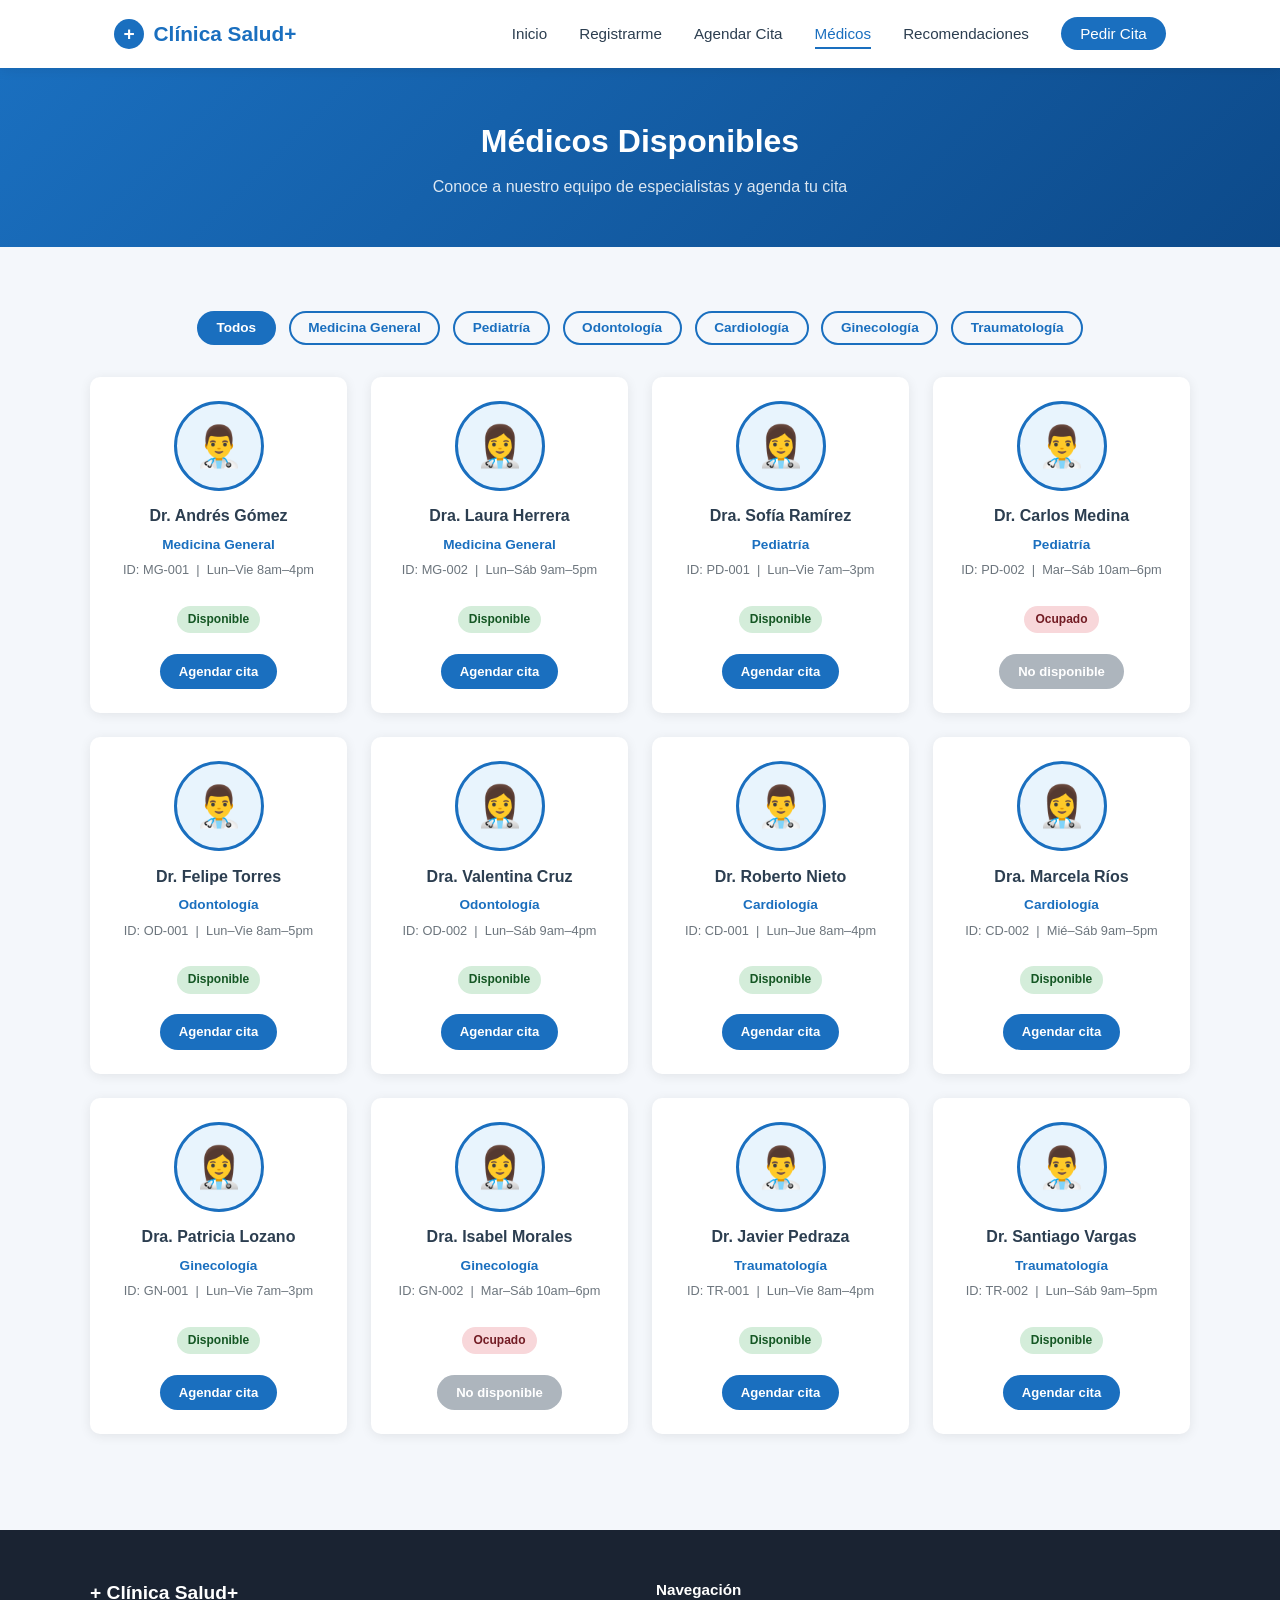
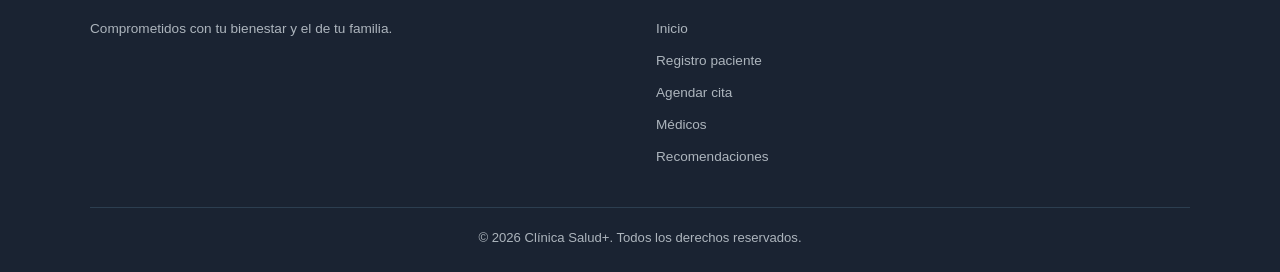
<file: medicos.html>
<!DOCTYPE html>
<html lang="es">
<head>
  <meta charset="UTF-8" />
  <meta name="viewport" content="width=device-width, initial-scale=1.0" />
  <title>Clínica Salud+ | Médicos Disponibles</title>
  <link rel="stylesheet" href="css/styles.css" />
  <style>
    .filtro-bar {
      display: flex;
      gap: 0.8rem;
      flex-wrap: wrap;
      margin-bottom: 2rem;
      justify-content: center;
    }
    .filtro-btn {
      padding: 0.45rem 1.1rem;
      border-radius: 20px;
      border: 2px solid var(--primary);
      background: transparent;
      color: var(--primary);
      font-size: 0.85rem;
      font-weight: 600;
      cursor: pointer;
      transition: all 0.2s;
    }
    .filtro-btn:hover,
    .filtro-btn.active {
      background: var(--primary);
      color: white;
    }
    .doctor-grid {
      display: grid;
      grid-template-columns: repeat(auto-fill, minmax(220px, 1fr));
      gap: 1.5rem;
    }
    .doctor-card {
      background: var(--white);
      border-radius: var(--radius);
      box-shadow: var(--shadow);
      overflow: hidden;
      transition: transform 0.2s;
      text-align: center;
      padding-bottom: 1.5rem;
    }
    .doctor-card:hover { transform: translateY(-4px); }
    .doctor-card .status {
      font-size: 0.75rem;
      font-weight: 700;
      padding: 0.25rem 0.7rem;
      border-radius: 20px;
      display: inline-block;
      margin-bottom: 0.5rem;
    }
    .status-disponible { background: #d4edda; color: #155724; }
    .status-ocupado { background: #f8d7da; color: #721c24; }
    .doctor-card .agendar-btn {
      display: inline-block;
      margin-top: 0.8rem;
      padding: 0.45rem 1.2rem;
      background: var(--primary);
      color: white;
      border-radius: 20px;
      font-size: 0.82rem;
      font-weight: 600;
      text-decoration: none;
      transition: background 0.2s;
    }
    .doctor-card .agendar-btn:hover { background: var(--primary-dark); }
    .doctor-card .agendar-btn.disabled {
      background: #adb5bd;
      pointer-events: none;
      cursor: default;
    }
  </style>
</head>
<body>

  <!-- NAVBAR -->
  <nav class="navbar">
    <div class="nav-container">
      <a href="index.html" class="nav-logo">
        <span class="plus">+</span> Clínica Salud+
      </a>
      <ul class="nav-links">
        <li><a href="index.html">Inicio</a></li>
        <li><a href="registro-paciente.html">Registrarme</a></li>
        <li><a href="citas.html">Agendar Cita</a></li>
        <li><a href="medicos.html" class="active">Médicos</a></li>
        <li><a href="recomendaciones.html">Recomendaciones</a></li>
        <li><a href="citas.html" class="nav-cta">Pedir Cita</a></li>
      </ul>
      <button class="hamburger" aria-label="Menú">
        <span></span><span></span><span></span>
      </button>
    </div>
  </nav>

  <!-- PAGE HEADER -->
  <div class="page-header">
    <h1>Médicos Disponibles</h1>
    <p>Conoce a nuestro equipo de especialistas y agenda tu cita</p>
  </div>

  <!-- FILTROS + LISTA -->
  <section class="section">
    <div class="section-center">

      <div class="filtro-bar">
        <button class="filtro-btn active" data-especialidad="todos">Todos</button>
        <button class="filtro-btn" data-especialidad="medicina-general">Medicina General</button>
        <button class="filtro-btn" data-especialidad="pediatria">Pediatría</button>
        <button class="filtro-btn" data-especialidad="odontologia">Odontología</button>
        <button class="filtro-btn" data-especialidad="cardiologia">Cardiología</button>
        <button class="filtro-btn" data-especialidad="ginecologia">Ginecología</button>
        <button class="filtro-btn" data-especialidad="traumatologia">Traumatología</button>
      </div>

      <div class="doctor-grid" id="doctorGrid">

        <!-- Medicina General -->
        <div class="doctor-card" data-esp="medicina-general">
          <div class="doctor-avatar">👨‍⚕️</div>
          <h3>Dr. Andrés Gómez</h3>
          <div class="specialty">Medicina General</div>
          <div class="schedule">ID: MG-001 &nbsp;|&nbsp; Lun–Vie 8am–4pm</div>
          <span class="status status-disponible">Disponible</span><br/>
          <a href="citas.html?medico=andres-gomez" class="agendar-btn">Agendar cita</a>
        </div>

        <div class="doctor-card" data-esp="medicina-general">
          <div class="doctor-avatar">👩‍⚕️</div>
          <h3>Dra. Laura Herrera</h3>
          <div class="specialty">Medicina General</div>
          <div class="schedule">ID: MG-002 &nbsp;|&nbsp; Lun–Sáb 9am–5pm</div>
          <span class="status status-disponible">Disponible</span><br/>
          <a href="citas.html?medico=laura-herrera" class="agendar-btn">Agendar cita</a>
        </div>

        <!-- Pediatría -->
        <div class="doctor-card" data-esp="pediatria">
          <div class="doctor-avatar">👩‍⚕️</div>
          <h3>Dra. Sofía Ramírez</h3>
          <div class="specialty">Pediatría</div>
          <div class="schedule">ID: PD-001 &nbsp;|&nbsp; Lun–Vie 7am–3pm</div>
          <span class="status status-disponible">Disponible</span><br/>
          <a href="citas.html?medico=sofia-ramirez" class="agendar-btn">Agendar cita</a>
        </div>

        <div class="doctor-card" data-esp="pediatria">
          <div class="doctor-avatar">👨‍⚕️</div>
          <h3>Dr. Carlos Medina</h3>
          <div class="specialty">Pediatría</div>
          <div class="schedule">ID: PD-002 &nbsp;|&nbsp; Mar–Sáb 10am–6pm</div>
          <span class="status status-ocupado">Ocupado</span><br/>
          <a href="citas.html?medico=carlos-medina" class="agendar-btn disabled">No disponible</a>
        </div>

        <!-- Odontología -->
        <div class="doctor-card" data-esp="odontologia">
          <div class="doctor-avatar">👨‍⚕️</div>
          <h3>Dr. Felipe Torres</h3>
          <div class="specialty">Odontología</div>
          <div class="schedule">ID: OD-001 &nbsp;|&nbsp; Lun–Vie 8am–5pm</div>
          <span class="status status-disponible">Disponible</span><br/>
          <a href="citas.html?medico=felipe-torres" class="agendar-btn">Agendar cita</a>
        </div>

        <div class="doctor-card" data-esp="odontologia">
          <div class="doctor-avatar">👩‍⚕️</div>
          <h3>Dra. Valentina Cruz</h3>
          <div class="specialty">Odontología</div>
          <div class="schedule">ID: OD-002 &nbsp;|&nbsp; Lun–Sáb 9am–4pm</div>
          <span class="status status-disponible">Disponible</span><br/>
          <a href="citas.html?medico=valentina-cruz" class="agendar-btn">Agendar cita</a>
        </div>

        <!-- Cardiología -->
        <div class="doctor-card" data-esp="cardiologia">
          <div class="doctor-avatar">👨‍⚕️</div>
          <h3>Dr. Roberto Nieto</h3>
          <div class="specialty">Cardiología</div>
          <div class="schedule">ID: CD-001 &nbsp;|&nbsp; Lun–Jue 8am–4pm</div>
          <span class="status status-disponible">Disponible</span><br/>
          <a href="citas.html?medico=roberto-nieto" class="agendar-btn">Agendar cita</a>
        </div>

        <div class="doctor-card" data-esp="cardiologia">
          <div class="doctor-avatar">👩‍⚕️</div>
          <h3>Dra. Marcela Ríos</h3>
          <div class="specialty">Cardiología</div>
          <div class="schedule">ID: CD-002 &nbsp;|&nbsp; Mié–Sáb 9am–5pm</div>
          <span class="status status-disponible">Disponible</span><br/>
          <a href="citas.html?medico=marcela-rios" class="agendar-btn">Agendar cita</a>
        </div>

        <!-- Ginecología -->
        <div class="doctor-card" data-esp="ginecologia">
          <div class="doctor-avatar">👩‍⚕️</div>
          <h3>Dra. Patricia Lozano</h3>
          <div class="specialty">Ginecología</div>
          <div class="schedule">ID: GN-001 &nbsp;|&nbsp; Lun–Vie 7am–3pm</div>
          <span class="status status-disponible">Disponible</span><br/>
          <a href="citas.html?medico=patricia-lozano" class="agendar-btn">Agendar cita</a>
        </div>

        <div class="doctor-card" data-esp="ginecologia">
          <div class="doctor-avatar">👩‍⚕️</div>
          <h3>Dra. Isabel Morales</h3>
          <div class="specialty">Ginecología</div>
          <div class="schedule">ID: GN-002 &nbsp;|&nbsp; Mar–Sáb 10am–6pm</div>
          <span class="status status-ocupado">Ocupado</span><br/>
          <a href="#" class="agendar-btn disabled">No disponible</a>
        </div>

        <!-- Traumatología -->
        <div class="doctor-card" data-esp="traumatologia">
          <div class="doctor-avatar">👨‍⚕️</div>
          <h3>Dr. Javier Pedraza</h3>
          <div class="specialty">Traumatología</div>
          <div class="schedule">ID: TR-001 &nbsp;|&nbsp; Lun–Vie 8am–4pm</div>
          <span class="status status-disponible">Disponible</span><br/>
          <a href="citas.html?medico=javier-pedraza" class="agendar-btn">Agendar cita</a>
        </div>

        <div class="doctor-card" data-esp="traumatologia">
          <div class="doctor-avatar">👨‍⚕️</div>
          <h3>Dr. Santiago Vargas</h3>
          <div class="specialty">Traumatología</div>
          <div class="schedule">ID: TR-002 &nbsp;|&nbsp; Lun–Sáb 9am–5pm</div>
          <span class="status status-disponible">Disponible</span><br/>
          <a href="citas.html?medico=santiago-vargas" class="agendar-btn">Agendar cita</a>
        </div>

      </div>
    </div>
  </section>

  <!-- FOOTER -->
  <footer>
    <div class="footer-grid">
      <div class="footer-brand">
        <h3>+ Clínica Salud+</h3>
        <p>Comprometidos con tu bienestar y el de tu familia.</p>
      </div>
      <div class="footer-col">
        <h4>Navegación</h4>
        <ul>
          <li><a href="index.html">Inicio</a></li>
          <li><a href="registro-paciente.html">Registro paciente</a></li>
          <li><a href="citas.html">Agendar cita</a></li>
          <li><a href="medicos.html">Médicos</a></li>
          <li><a href="recomendaciones.html">Recomendaciones</a></li>
        </ul>
      </div>
    </div>
    <div class="footer-bottom">
      <p>&copy; 2026 Clínica Salud+. Todos los derechos reservados.</p>
    </div>
  </footer>

  <script src="js/main.js"></script>
  <script>
    // Filtro por especialidad
    document.querySelectorAll('.filtro-btn').forEach(btn => {
      btn.addEventListener('click', () => {
        document.querySelectorAll('.filtro-btn').forEach(b => b.classList.remove('active'));
        btn.classList.add('active');
        const esp = btn.getAttribute('data-especialidad');
        document.querySelectorAll('.doctor-card').forEach(card => {
          if (esp === 'todos' || card.getAttribute('data-esp') === esp) {
            card.style.display = '';
          } else {
            card.style.display = 'none';
          }
        });
      });
    });
  </script>
</body>
</html>
</file>
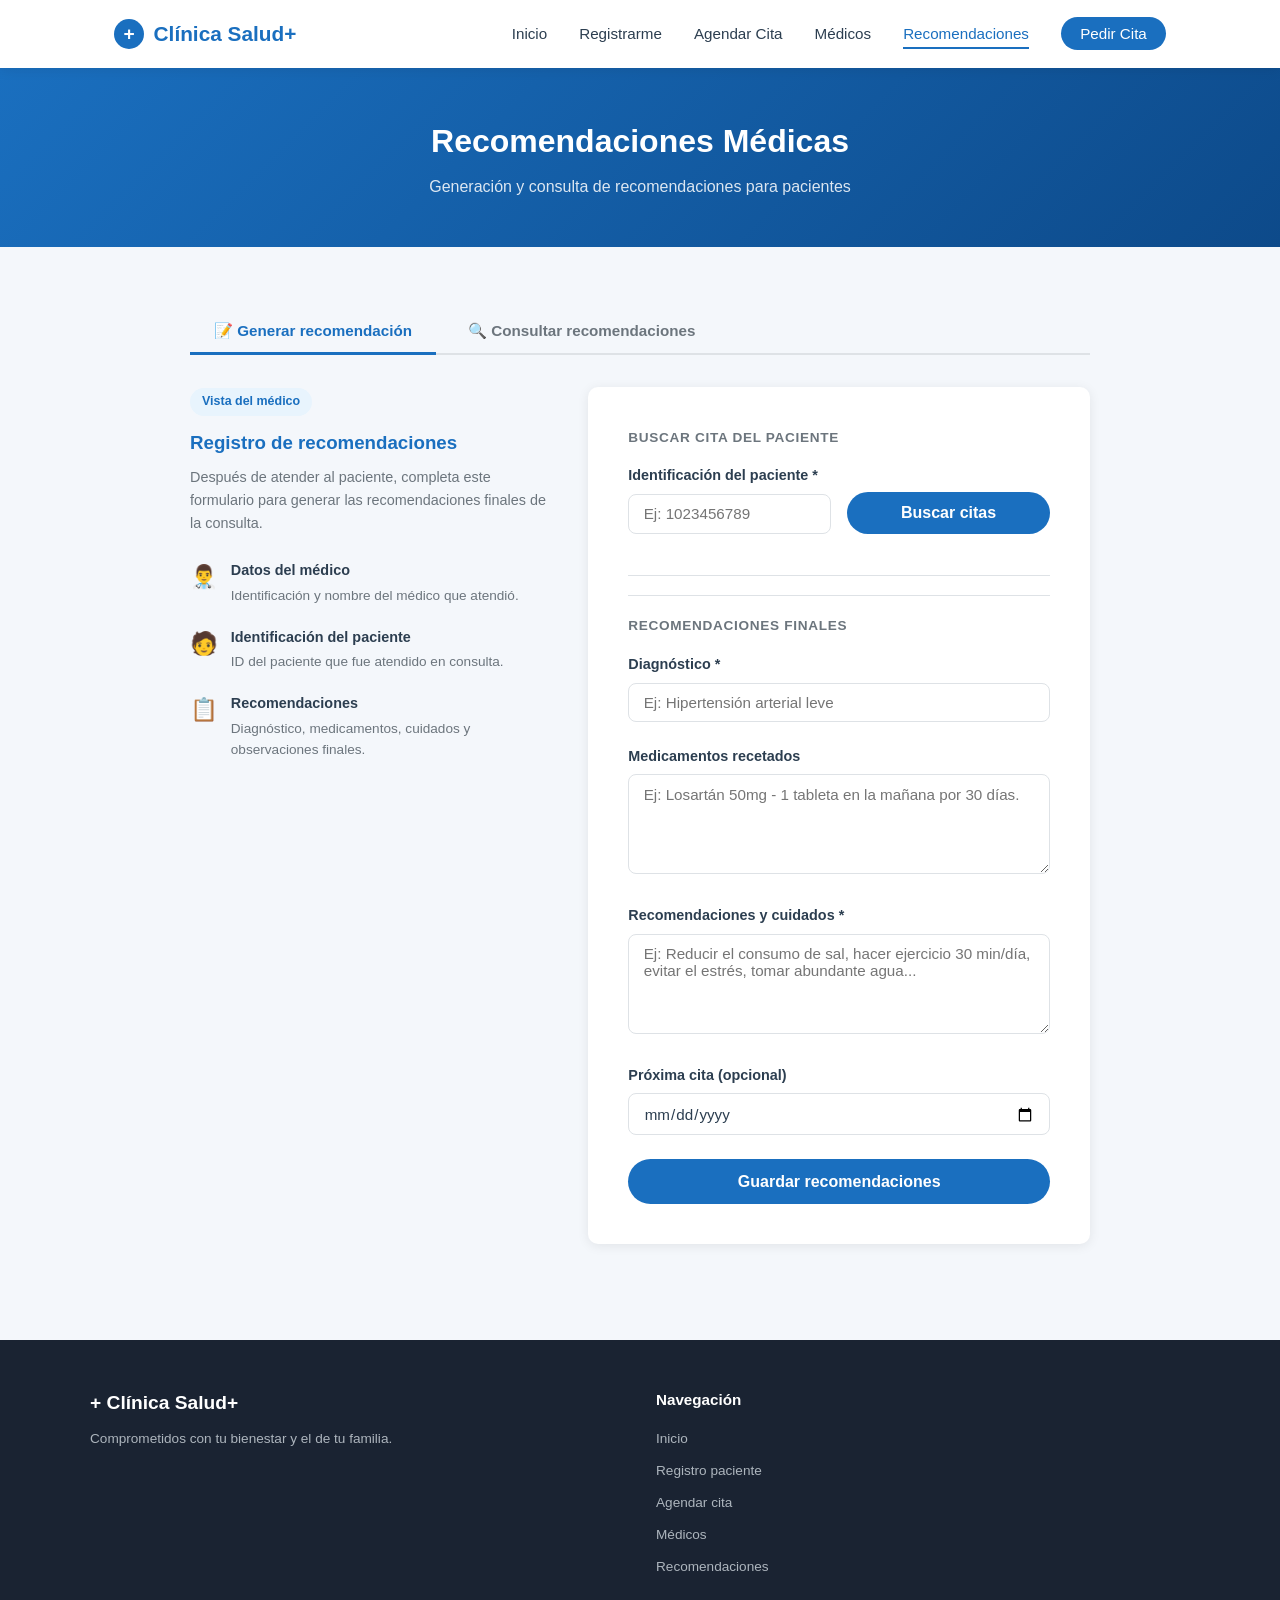
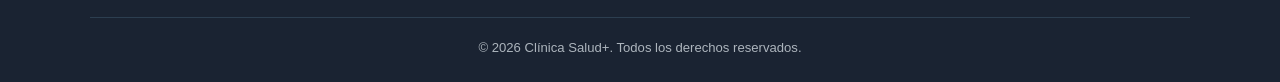
<file: recomendaciones.html>
<!DOCTYPE html>
<html lang="es">
<head>
  <meta charset="UTF-8" />
  <meta name="viewport" content="width=device-width, initial-scale=1.0" />
  <title>Clínica Salud+ | Recomendaciones Médicas</title>
  <link rel="stylesheet" href="css/styles.css" />
  <style>
    .tabs {
      display: flex;
      gap: 0.5rem;
      margin-bottom: 2rem;
      border-bottom: 2px solid var(--border);
    }
    .tab-btn {
      padding: 0.7rem 1.5rem;
      background: none;
      border: none;
      font-size: 0.95rem;
      font-weight: 600;
      color: var(--text-light);
      cursor: pointer;
      border-bottom: 3px solid transparent;
      margin-bottom: -2px;
      transition: all 0.2s;
    }
    .tab-btn.active {
      color: var(--primary);
      border-bottom-color: var(--primary);
    }
    .tab-panel { display: none; }
    .tab-panel.active { display: block; }

    .recomendacion-card {
      background: var(--white);
      border-radius: var(--radius);
      box-shadow: var(--shadow);
      padding: 1.5rem;
      margin-bottom: 1rem;
      border-left: 4px solid var(--primary);
    }
    .recomendacion-card .rec-header {
      display: flex;
      justify-content: space-between;
      align-items: flex-start;
      margin-bottom: 0.8rem;
    }
    .recomendacion-card h4 { color: var(--primary); font-size: 1rem; }
    .recomendacion-card .rec-meta { font-size: 0.8rem; color: var(--text-light); }
    .recomendacion-card p { font-size: 0.9rem; color: var(--text); line-height: 1.6; }
    .recomendacion-card .rec-badge {
      font-size: 0.75rem;
      font-weight: 700;
      padding: 0.2rem 0.6rem;
      border-radius: 10px;
      background: var(--accent);
      color: var(--primary);
    }
  </style>
</head>
<body>

  <!-- NAVBAR -->
  <nav class="navbar">
    <div class="nav-container">
      <a href="index.html" class="nav-logo">
        <span class="plus">+</span> Clínica Salud+
      </a>
      <ul class="nav-links">
        <li><a href="index.html">Inicio</a></li>
        <li><a href="registro-paciente.html">Registrarme</a></li>
        <li><a href="citas.html">Agendar Cita</a></li>
        <li><a href="medicos.html">Médicos</a></li>
        <li><a href="recomendaciones.html" class="active">Recomendaciones</a></li>
        <li><a href="citas.html" class="nav-cta">Pedir Cita</a></li>
      </ul>
      <button class="hamburger" aria-label="Menú">
        <span></span><span></span><span></span>
      </button>
    </div>
  </nav>

  <!-- PAGE HEADER -->
  <div class="page-header">
    <h1>Recomendaciones Médicas</h1>
    <p>Generación y consulta de recomendaciones para pacientes</p>
  </div>

  <!-- CONTENIDO PRINCIPAL -->
  <section class="section">
    <div class="section-center" style="max-width: 900px;">

      <div class="tabs">
        <button class="tab-btn active" onclick="cambiarTab('generar', this)">📝 Generar recomendación</button>
        <button class="tab-btn" onclick="cambiarTab('consultar', this)">🔍 Consultar recomendaciones</button>
      </div>

      <!-- TAB: GENERAR -->
      <div class="tab-panel active" id="tab-generar">
        <div style="display:grid; grid-template-columns: 1fr 1.4fr; gap:2.5rem; align-items:start;">

          <!-- Info -->
          <div>
            <span class="badge">Vista del médico</span>
            <h3 style="color:var(--primary); margin-bottom:0.5rem;">Registro de recomendaciones</h3>
            <p style="color:var(--text-light); font-size:0.9rem; margin-bottom:1.5rem;">
              Después de atender al paciente, completa este formulario para generar las recomendaciones finales de la consulta.
            </p>
            <div class="info-item">
              <span class="info-icon">👨‍⚕️</span>
              <div><h4>Datos del médico</h4><p>Identificación y nombre del médico que atendió.</p></div>
            </div>
            <div class="info-item">
              <span class="info-icon">🧑</span>
              <div><h4>Identificación del paciente</h4><p>ID del paciente que fue atendido en consulta.</p></div>
            </div>
            <div class="info-item">
              <span class="info-icon">📋</span>
              <div><h4>Recomendaciones</h4><p>Diagnóstico, medicamentos, cuidados y observaciones finales.</p></div>
            </div>
          </div>

          <!-- Formulario -->
          <div class="form-container" style="margin:0;">
            <form id="formRecomendacion" novalidate>

              <h4 style="color:var(--text-light); font-size:0.85rem; text-transform:uppercase; letter-spacing:0.05em; margin-bottom:1rem;">Buscar cita del paciente</h4>

              <div class="form-row">
                <div class="form-group">
                  <label for="buscar-pac-id">Identificación del paciente *</label>
                  <input type="text" id="buscar-pac-id" placeholder="Ej: 1023456789" />
                  <span class="error-msg" id="err-buscar-pac-id"></span>
                </div>
                <div class="form-group" style="display:flex; align-items:flex-end;">
                  <button type="button" class="btn btn-primary" style="width:100%;" onclick="buscarCitasPaciente()">Buscar citas</button>
                </div>
              </div>

              <div class="form-group" id="cita-selector-container" style="display:none;">
                <label for="cita-select">Seleccionar cita *</label>
                <select id="cita-select">
                  <option value="">-- Seleccionar cita --</option>
                </select>
                <span class="error-msg" id="err-cita-select"></span>
              </div>

              <div id="info-cita" style="display:none; background:var(--accent); padding:1rem; border-radius:var(--radius); margin-bottom:1rem;">
                <p><strong>Paciente:</strong> <span id="info-paciente"></span></p>
                <p><strong>Médico:</strong> <span id="info-medico"></span></p>
                <p><strong>Fecha:</strong> <span id="info-fecha"></span></p>
                <p><strong>Motivo:</strong> <span id="info-motivo"></span></p>
              </div>

              <hr style="border:none; border-top:1px solid var(--border); margin:1.2rem 0;" />

              <hr style="border:none; border-top:1px solid var(--border); margin:1.2rem 0;" />
              <h4 style="color:var(--text-light); font-size:0.85rem; text-transform:uppercase; letter-spacing:0.05em; margin-bottom:1rem;">Recomendaciones finales</h4>

              <div class="form-group">
                <label for="diagnostico">Diagnóstico *</label>
                <input type="text" id="diagnostico" placeholder="Ej: Hipertensión arterial leve" />
                <span class="error-msg" id="err-diagnostico"></span>
              </div>

              <div class="form-group">
                <label for="medicamentos">Medicamentos recetados</label>
                <textarea id="medicamentos" placeholder="Ej: Losartán 50mg - 1 tableta en la mañana por 30 días."></textarea>
              </div>

              <div class="form-group">
                <label for="recomendaciones">Recomendaciones y cuidados *</label>
                <textarea id="recomendaciones" rows="4" placeholder="Ej: Reducir el consumo de sal, hacer ejercicio 30 min/día, evitar el estrés, tomar abundante agua..."></textarea>
                <span class="error-msg" id="err-recomendaciones"></span>
              </div>

              <div class="form-group">
                <label for="proxima-cita">Próxima cita (opcional)</label>
                <input type="date" id="proxima-cita" />
              </div>

              <div class="form-submit">
                <button type="submit" class="btn btn-primary btn-full">Guardar recomendaciones</button>
              </div>
            </form>
          </div>

        </div>
      </div>

      <!-- TAB: CONSULTAR -->
      <div class="tab-panel" id="tab-consultar">

        <div class="form-container" style="margin-bottom:2rem;">
          <h4 style="color:var(--primary); margin-bottom:1rem;">Buscar recomendaciones</h4>
          <div class="form-row">
            <div class="form-group" style="margin-bottom:0;">
              <label for="buscar-id">ID del paciente</label>
              <input type="text" id="buscar-id" placeholder="Ingresa tu número de identificación" />
            </div>
            <div class="form-group" style="margin-bottom:0; display:flex; align-items:flex-end;">
              <button class="btn btn-primary" style="width:100%;" onclick="buscarRecomendaciones()">Buscar</button>
            </div>
          </div>
        </div>

        <!-- Resultados de ejemplo (visibles siempre para demostración) -->
        <div id="resultados-busqueda">
          <p style="color:var(--text-light); font-size:0.9rem; margin-bottom:1rem;">
            Ingresa tu ID de paciente para ver tus recomendaciones. <br/>
            <em>Ejemplo: ingresa <strong>1023456789</strong> para ver un resultado de demostración.</em>
          </p>
        </div>

      </div>
    </div>
  </section>

  <!-- FOOTER -->
  <footer>
    <div class="footer-grid">
      <div class="footer-brand">
        <h3>+ Clínica Salud+</h3>
        <p>Comprometidos con tu bienestar y el de tu familia.</p>
      </div>
      <div class="footer-col">
        <h4>Navegación</h4>
        <ul>
          <li><a href="index.html">Inicio</a></li>
          <li><a href="registro-paciente.html">Registro paciente</a></li>
          <li><a href="citas.html">Agendar cita</a></li>
          <li><a href="medicos.html">Médicos</a></li>
          <li><a href="recomendaciones.html">Recomendaciones</a></li>
        </ul>
      </div>
    </div>
    <div class="footer-bottom">
      <p>&copy; 2026 Clínica Salud+. Todos los derechos reservados.</p>
    </div>
  </footer>

  <script src="js/main.js"></script>
  <script>
    function cambiarTab(id, btn) {
      document.querySelectorAll('.tab-panel').forEach(p => p.classList.remove('active'));
      document.querySelectorAll('.tab-btn').forEach(b => b.classList.remove('active'));
      document.getElementById('tab-' + id).classList.add('active');
      btn.classList.add('active');
    }

    const API_URL = 'http://localhost:5071/api';
    let citasPaciente = [];

    // Buscar citas del paciente
    async function buscarCitasPaciente() {
      const identificacion = document.getElementById('buscar-pac-id').value.trim();
      const err = document.getElementById('err-buscar-pac-id');
      if (!identificacion) {
        err.textContent = 'Ingresa la identificación del paciente.';
        err.classList.add('show');
        return;
      }
      err.classList.remove('show');

      try {
        const pacResponse = await fetch(`${API_URL}/pacientes/identificacion/${identificacion}`);
        if (!pacResponse.ok) {
          showToast('❌ Paciente no encontrado');
          return;
        }
        const paciente = await pacResponse.json();

        const citasResponse = await fetch(`${API_URL}/citas/paciente/${paciente.idPaciente}`);
        if (!citasResponse.ok) throw new Error('Error al cargar citas');
        citasPaciente = await citasResponse.json();

        const select = document.getElementById('cita-select');
        select.innerHTML = '<option value="">-- Seleccionar cita --</option>';
        citasPaciente.forEach(cita => {
          const option = document.createElement('option');
          option.value = cita.idCita;
          const fecha = cita.fechaCita ? cita.fechaCita.split('T')[0] : '';
          option.textContent = `${fecha} - ${cita.medico ? cita.medico.nombreCompleto : 'Médico'} (${cita.motivoConsulta})`;
          select.appendChild(option);
        });

        document.getElementById('cita-selector-container').style.display = 'block';
      } catch (error) {
        console.error(error);
        showToast('❌ Error al buscar citas del paciente');
      }
    }

    // Mostrar info de cita seleccionada
    document.getElementById('cita-select').addEventListener('change', function() {
      const idCita = parseInt(this.value);
      const cita = citasPaciente.find(c => c.idCita === idCita);
      if (cita) {
        document.getElementById('info-paciente').textContent = cita.paciente ? cita.paciente.nombreCompleto : '';
        document.getElementById('info-medico').textContent = cita.medico ? cita.medico.nombreCompleto : '';
        document.getElementById('info-fecha').textContent = cita.fechaCita ? cita.fechaCita.split('T')[0] : '';
        document.getElementById('info-motivo').textContent = cita.motivoConsulta;
        document.getElementById('info-cita').style.display = 'block';
      } else {
        document.getElementById('info-cita').style.display = 'none';
      }
    });

    // Validar y guardar recomendación
    const form = document.getElementById('formRecomendacion');
    form.addEventListener('submit', async function(e) {
      e.preventDefault();
      let valid = true;

      const citaSelect = document.getElementById('cita-select');
      if (!citaSelect.value) {
        document.getElementById('err-cita-select').textContent = 'Selecciona una cita.';
        document.getElementById('err-cita-select').classList.add('show');
        valid = false;
      } else {
        document.getElementById('err-cita-select').classList.remove('show');
      }

      const campos = [
        ['diagnostico', 'Ingresa el diagnóstico.'],
        ['recomendaciones', 'Escribe las recomendaciones.'],
      ];

      campos.forEach(([id, msg]) => {
        const el = document.getElementById(id);
        const err = document.getElementById('err-' + id);
        if (!el || !el.value.trim()) {
          if (el) el.classList.add('error');
          if (err) { err.textContent = msg; err.classList.add('show'); }
          valid = false;
        } else {
          if (el) el.classList.remove('error');
          if (err) err.classList.remove('show');
        }
      });

      if (valid) {
        const recomendacion = {
          idCita: parseInt(citaSelect.value),
          diagnostico: document.getElementById('diagnostico').value.trim(),
          medicamentos: document.getElementById('medicamentos').value.trim() || null,
          recomendacionesCuidados: document.getElementById('recomendaciones').value.trim(),
          proximaCita: document.getElementById('proxima-cita').value || null
        };

        try {
          const response = await fetch(`${API_URL}/recomendaciones`, {
            method: 'POST',
            headers: { 'Content-Type': 'application/json' },
            body: JSON.stringify(recomendacion)
          });
          if (!response.ok) throw new Error('Error al guardar recomendación');

          showToast('✅ Recomendaciones guardadas exitosamente.');
          form.reset();
          document.getElementById('cita-selector-container').style.display = 'none';
          document.getElementById('info-cita').style.display = 'none';
          citasPaciente = [];
        } catch (error) {
          console.error(error);
          showToast('❌ ' + error.message);
        }
      }
    });

    form.querySelectorAll('input, select, textarea').forEach(el => {
      el.addEventListener('input', () => {
        el.classList.remove('error');
        const err = document.getElementById('err-' + el.id);
        if (err) err.classList.remove('show');
      });
    });

    // Buscar recomendaciones desde la API
    async function buscarRecomendaciones() {
      const id = document.getElementById('buscar-id').value.trim();
      const contenedor = document.getElementById('resultados-busqueda');

      if (!id) {
        contenedor.innerHTML = '<p style="color:#e74c3c; font-size:0.9rem;">Ingresa un número de identificación para buscar.</p>';
        return;
      }

      try {
        const pacResponse = await fetch(`${API_URL}/pacientes/identificacion/${id}`);
        if (!pacResponse.ok) {
          contenedor.innerHTML = `<p style="color:var(--text-light); font-size:0.9rem;">No se encontró el paciente con identificación <strong>${id}</strong>.</p>`;
          return;
        }
        const paciente = await pacResponse.json();

        const recResponse = await fetch(`${API_URL}/recomendaciones/paciente/${paciente.idPaciente}`);
        if (!recResponse.ok) throw new Error('Error al cargar recomendaciones');
        const recomendaciones = await recResponse.json();

        if (!recomendaciones || recomendaciones.length === 0) {
          contenedor.innerHTML = `<p style="color:var(--text-light); font-size:0.9rem;">No se encontraron recomendaciones para la identificación <strong>${id}</strong>.</p>`;
          return;
        }

        let html = `<p style="color:var(--text-light); font-size:0.85rem; margin-bottom:1rem;">${recomendaciones.length} recomendación(es) encontrada(s) para el paciente ID <strong>${id}</strong>:</p>`;
        recomendaciones.forEach(r => {
          const cita = r.cita || {};
          const medico = cita.medico || {};
          const esp = medico.especialidad ? medico.especialidad.nombreEspecialidad : '';
          html += `
            <div class="recomendacion-card">
              <div class="rec-header">
                <div>
                  <h4>Consulta: ${esp}</h4>
                  <div class="rec-meta">📅 ${cita.fechaCita ? cita.fechaCita.split('T')[0] : ''} &nbsp;|&nbsp; 👨‍⚕️ ${medico.nombreCompleto || ''}</div>
                </div>
                <span class="rec-badge">${esp}</span>
              </div>
              <p><strong>Diagnóstico:</strong> ${r.diagnostico}</p>
              ${r.medicamentos ? `<p style="margin-top:0.5rem;"><strong>Medicamentos:</strong> ${r.medicamentos}</p>` : ''}
              <p style="margin-top:0.5rem;"><strong>Recomendaciones:</strong> ${r.recomendacionesCuidados}</p>
              ${r.proximaCita ? `<p style="margin-top:0.5rem; color:var(--primary); font-size:0.85rem;"><strong>Próxima cita:</strong> ${r.proximaCita.split('T')[0]}</p>` : ''}
            </div>`;
        });

        contenedor.innerHTML = html;
      } catch (error) {
        console.error(error);
        contenedor.innerHTML = '<p style="color:#e74c3c; font-size:0.9rem;">Error al buscar recomendaciones.</p>';
      }
    }
  </script>
</body>
</html>
</file>
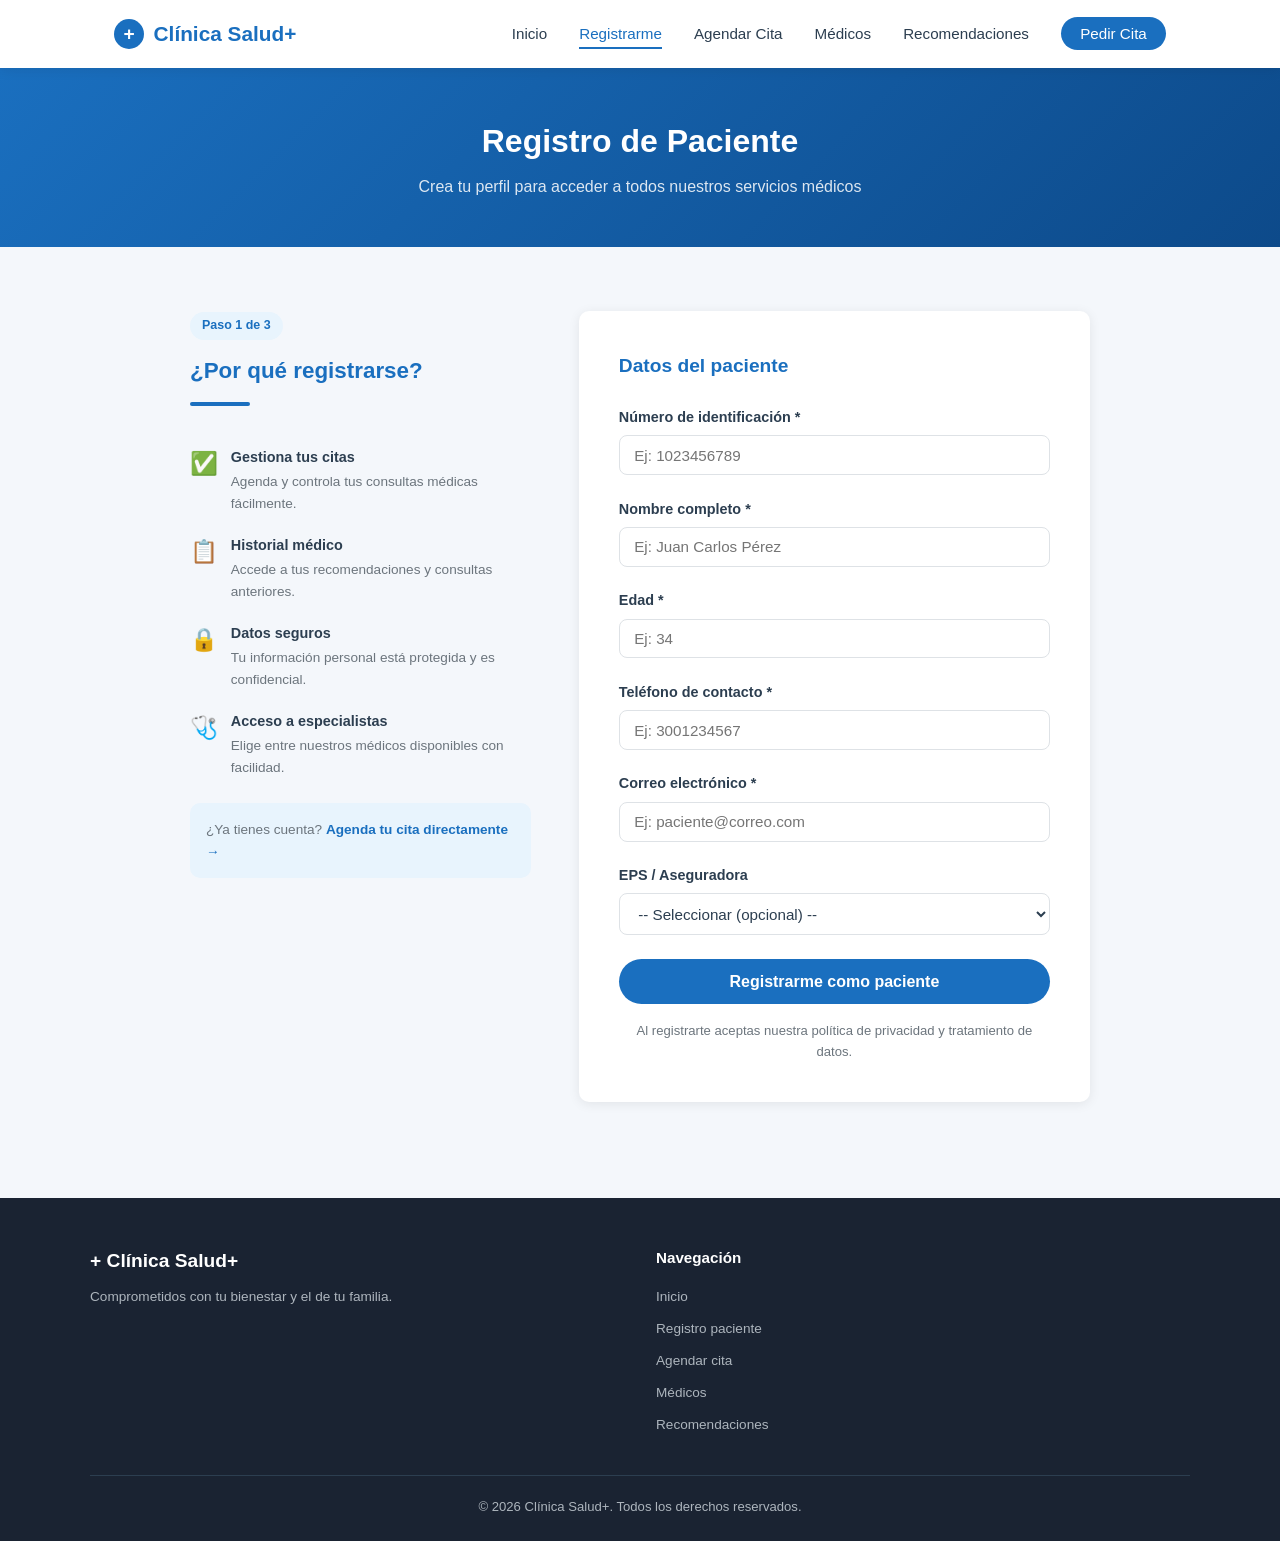
<file: registro-paciente.html>
<!DOCTYPE html>
<html lang="es">
<head>
  <meta charset="UTF-8" />
  <meta name="viewport" content="width=device-width, initial-scale=1.0" />
  <title>Clínica Salud+ | Registro de Paciente</title>
  <link rel="stylesheet" href="css/styles.css" />
</head>
<body>

  <!-- NAVBAR -->
  <nav class="navbar">
    <div class="nav-container">
      <a href="index.html" class="nav-logo">
        <span class="plus">+</span> Clínica Salud+
      </a>
      <ul class="nav-links">
        <li><a href="index.html">Inicio</a></li>
        <li><a href="registro-paciente.html" class="active">Registrarme</a></li>
        <li><a href="citas.html">Agendar Cita</a></li>
        <li><a href="medicos.html">Médicos</a></li>
        <li><a href="recomendaciones.html">Recomendaciones</a></li>
        <li><a href="citas.html" class="nav-cta">Pedir Cita</a></li>
      </ul>
      <button class="hamburger" aria-label="Menú">
        <span></span><span></span><span></span>
      </button>
    </div>
  </nav>

  <!-- PAGE HEADER -->
  <div class="page-header">
    <h1>Registro de Paciente</h1>
    <p>Crea tu perfil para acceder a todos nuestros servicios médicos</p>
  </div>

  <!-- FORMULARIO -->
  <section class="section">
    <div class="section-center">
      <div style="display: grid; grid-template-columns: 1fr 1.5fr; gap: 3rem; align-items: start; max-width: 900px; margin: 0 auto;">

        <!-- Info lateral -->
        <div>
          <div class="section-title" style="text-align:left;">
            <span class="badge">Paso 1 de 3</span>
            <h2 style="font-size:1.4rem;">¿Por qué registrarse?</h2>
            <div class="line" style="margin-left:0;"></div>
          </div>
          <div class="info-item" style="margin-top:1.5rem;">
            <span class="info-icon">✅</span>
            <div>
              <h4>Gestiona tus citas</h4>
              <p>Agenda y controla tus consultas médicas fácilmente.</p>
            </div>
          </div>
          <div class="info-item">
            <span class="info-icon">📋</span>
            <div>
              <h4>Historial médico</h4>
              <p>Accede a tus recomendaciones y consultas anteriores.</p>
            </div>
          </div>
          <div class="info-item">
            <span class="info-icon">🔒</span>
            <div>
              <h4>Datos seguros</h4>
              <p>Tu información personal está protegida y es confidencial.</p>
            </div>
          </div>
          <div class="info-item">
            <span class="info-icon">🩺</span>
            <div>
              <h4>Acceso a especialistas</h4>
              <p>Elige entre nuestros médicos disponibles con facilidad.</p>
            </div>
          </div>
          <div style="margin-top:1.5rem; padding:1rem; background:var(--accent); border-radius:var(--radius); font-size:0.85rem; color:var(--text-light);">
            ¿Ya tienes cuenta? <a href="citas.html" style="color:var(--primary); font-weight:600;">Agenda tu cita directamente →</a>
          </div>
        </div>

        <!-- Formulario -->
        <div class="form-container" style="margin:0;">
          <h3 style="color:var(--primary); margin-bottom:1.5rem; font-size:1.2rem;">Datos del paciente</h3>
          <form id="formRegistro" novalidate>

            <div class="form-group">
              <label for="identificacion">Número de identificación *</label>
              <input
                type="text"
                id="identificacion"
                name="identificacion"
                placeholder="Ej: 1023456789"
                maxlength="15"
              />
              <span class="error-msg" id="err-identificacion"></span>
            </div>

            <div class="form-group">
              <label for="nombre">Nombre completo *</label>
              <input
                type="text"
                id="nombre"
                name="nombre"
                placeholder="Ej: Juan Carlos Pérez"
              />
              <span class="error-msg" id="err-nombre"></span>
            </div>

            <div class="form-group">
              <label for="edad">Edad *</label>
              <input
                type="number"
                id="edad"
                name="edad"
                placeholder="Ej: 34"
                min="0"
                max="120"
              />
              <span class="error-msg" id="err-edad"></span>
            </div>

            <div class="form-group">
              <label for="telefono">Teléfono de contacto *</label>
              <input
                type="tel"
                id="telefono"
                name="telefono"
                placeholder="Ej: 3001234567"
                maxlength="10"
              />
              <span class="error-msg" id="err-telefono"></span>
            </div>

            <div class="form-group">
              <label for="email">Correo electrónico *</label>
              <input
                type="email"
                id="email"
                name="email"
                placeholder="Ej: paciente@correo.com"
              />
              <span class="error-msg" id="err-email"></span>
            </div>

            <div class="form-group">
              <label for="eps">EPS / Aseguradora</label>
              <select id="eps" name="eps">
                <option value="">-- Seleccionar (opcional) --</option>
                <option>Sura EPS</option>
                <option>Nueva EPS</option>
                <option>Sanitas EPS</option>
                <option>Compensar</option>
                <option>Coosalud</option>
                <option>Particular / Sin EPS</option>
              </select>
            </div>

            <div class="form-submit">
              <button type="submit" class="btn btn-primary btn-full">Registrarme como paciente</button>
            </div>

            <p style="text-align:center; margin-top:1rem; font-size:0.82rem; color:var(--text-light);">
              Al registrarte aceptas nuestra política de privacidad y tratamiento de datos.
            </p>
          </form>
        </div>

      </div>
    </div>
  </section>

  <!-- FOOTER -->
  <footer>
    <div class="footer-grid">
      <div class="footer-brand">
        <h3>+ Clínica Salud+</h3>
        <p>Comprometidos con tu bienestar y el de tu familia.</p>
      </div>
      <div class="footer-col">
        <h4>Navegación</h4>
        <ul>
          <li><a href="index.html">Inicio</a></li>
          <li><a href="registro-paciente.html">Registro paciente</a></li>
          <li><a href="citas.html">Agendar cita</a></li>
          <li><a href="medicos.html">Médicos</a></li>
          <li><a href="recomendaciones.html">Recomendaciones</a></li>
        </ul>
      </div>
    </div>
    <div class="footer-bottom">
      <p>&copy; 2026 Clínica Salud+. Todos los derechos reservados.</p>
    </div>
  </footer>

  <script src="js/main.js"></script>
  <script>
    const form = document.getElementById('formRegistro');
    form.addEventListener('submit', function(e) {
      e.preventDefault();
      let valid = true;

      const campos = [
        { id: 'identificacion', msg: 'Ingresa tu número de identificación.' },
        { id: 'nombre', msg: 'Ingresa tu nombre completo.' },
        { id: 'edad', msg: 'Ingresa tu edad.' },
        { id: 'telefono', msg: 'Ingresa tu número de teléfono.' },
        { id: 'email', msg: 'Ingresa tu correo electrónico.' },
      ];

      campos.forEach(({ id, msg }) => {
        const input = document.getElementById(id);
        const error = document.getElementById('err-' + id);
        if (!input.value.trim()) {
          input.classList.add('error');
          error.textContent = msg;
          error.classList.add('show');
          valid = false;
        } else {
          input.classList.remove('error');
          error.classList.remove('show');
        }
      });

      // Validar edad
      const edadInput = document.getElementById('edad');
      if (edadInput.value && (parseInt(edadInput.value) < 0 || parseInt(edadInput.value) > 120)) {
        edadInput.classList.add('error');
        document.getElementById('err-edad').textContent = 'Ingresa una edad válida (0–120).';
        document.getElementById('err-edad').classList.add('show');
        valid = false;
      }

      // Validar email
      const emailInput = document.getElementById('email');
      if (emailInput.value && !/^[^\s@]+@[^\s@]+\.[^\s@]+$/.test(emailInput.value)) {
        emailInput.classList.add('error');
        document.getElementById('err-email').textContent = 'Ingresa un correo válido.';
        document.getElementById('err-email').classList.add('show');
        valid = false;
      }

      if (valid) {
        const paciente = {
          identificacion: document.getElementById('identificacion').value.trim(),
          nombreCompleto: document.getElementById('nombre').value.trim(),
          edad: parseInt(document.getElementById('edad').value),
          telefono: document.getElementById('telefono').value.trim(),
          email: document.getElementById('email').value.trim(),
          eps: document.getElementById('eps').value || null
        };

        fetch('http://localhost:5071/api/pacientes', {
          method: 'POST',
          headers: { 'Content-Type': 'application/json' },
          body: JSON.stringify(paciente)
        })
        .then(response => {
          if (!response.ok) throw new Error('Error al registrar paciente');
          return response.json();
        })
        .then(data => {
          showToast('✅ Paciente registrado exitosamente. Ya puedes agendar tu cita.');
          setTimeout(() => { window.location.href = 'citas.html'; }, 2500);
          form.reset();
        })
        .catch(error => {
          showToast('❌ ' + error.message);
          console.error(error);
        });
      }
    });

    form.querySelectorAll('input').forEach(el => {
      el.addEventListener('input', () => {
        el.classList.remove('error');
        const err = document.getElementById('err-' + el.id);
        if (err) err.classList.remove('show');
      });
    });
  </script>
</body>
</html>
</file>
<file: css/styles.css>
/* ===== VARIABLES Y RESET ===== */
:root {
  --primary: #1a6fbf;
  --primary-dark: #145499;
  --secondary: #27ae60;
  --accent: #e8f4fd;
  --text: #2c3e50;
  --text-light: #6c757d;
  --white: #ffffff;
  --bg: #f4f7fb;
  --border: #dee2e6;
  --shadow: 0 2px 12px rgba(0,0,0,0.08);
  --radius: 10px;
}

* {
  margin: 0;
  padding: 0;
  box-sizing: border-box;
}

body {
  font-family: 'Segoe UI', Tahoma, Geneva, Verdana, sans-serif;
  color: var(--text);
  background: var(--bg);
  line-height: 1.6;
}

a {
  text-decoration: none;
  color: inherit;
}

ul { list-style: none; }

img { max-width: 100%; display: block; }

/* ===== NAVBAR ===== */
.navbar {
  background: var(--white);
  box-shadow: var(--shadow);
  position: sticky;
  top: 0;
  z-index: 100;
}

.nav-container {
  max-width: 1100px;
  margin: 0 auto;
  padding: 0 1.5rem;
  display: flex;
  align-items: center;
  justify-content: space-between;
  height: 68px;
}

.nav-logo {
  display: flex;
  align-items: center;
  gap: 0.6rem;
  font-size: 1.3rem;
  font-weight: 700;
  color: var(--primary);
}

.nav-logo span.plus {
  background: var(--primary);
  color: white;
  width: 30px;
  height: 30px;
  border-radius: 50%;
  display: grid;
  place-items: center;
  font-size: 1.2rem;
  font-weight: 900;
}

.nav-links {
  display: flex;
  gap: 2rem;
}

.nav-links a {
  font-size: 0.95rem;
  font-weight: 500;
  color: var(--text);
  padding: 0.3rem 0;
  border-bottom: 2px solid transparent;
  transition: color 0.2s, border-color 0.2s;
}

.nav-links a:hover,
.nav-links a.active {
  color: var(--primary);
  border-bottom-color: var(--primary);
}

.nav-cta {
  background: var(--primary);
  color: var(--white) !important;
  padding: 0.5rem 1.2rem !important;
  border-radius: 20px !important;
  border-bottom: none !important;
  transition: background 0.2s !important;
}

.nav-cta:hover {
  background: var(--primary-dark) !important;
  color: var(--white) !important;
}

.hamburger {
  display: none;
  flex-direction: column;
  gap: 5px;
  cursor: pointer;
  background: none;
  border: none;
}

.hamburger span {
  width: 25px;
  height: 3px;
  background: var(--text);
  border-radius: 3px;
  transition: all 0.3s;
}

/* ===== HERO ===== */
.hero {
  background: linear-gradient(135deg, var(--primary) 0%, #0d4a8a 100%);
  color: var(--white);
  padding: 5rem 1.5rem;
  text-align: center;
}

.hero-content {
  max-width: 700px;
  margin: 0 auto;
}

.hero h1 {
  font-size: 2.6rem;
  font-weight: 800;
  margin-bottom: 1rem;
  line-height: 1.2;
}

.hero p {
  font-size: 1.1rem;
  opacity: 0.9;
  margin-bottom: 2rem;
}

.hero-buttons {
  display: flex;
  gap: 1rem;
  justify-content: center;
  flex-wrap: wrap;
}

.btn {
  padding: 0.75rem 2rem;
  border-radius: 25px;
  font-size: 1rem;
  font-weight: 600;
  cursor: pointer;
  border: none;
  transition: all 0.2s;
  display: inline-block;
}

.btn-white {
  background: var(--white);
  color: var(--primary);
}

.btn-white:hover {
  background: var(--accent);
  transform: translateY(-2px);
}

.btn-outline {
  background: transparent;
  color: var(--white);
  border: 2px solid var(--white);
}

.btn-outline:hover {
  background: rgba(255,255,255,0.15);
  transform: translateY(-2px);
}

.btn-primary {
  background: var(--primary);
  color: var(--white);
}

.btn-primary:hover {
  background: var(--primary-dark);
  transform: translateY(-2px);
}

/* ===== SECCIONES GENERALES ===== */
.section {
  padding: 4rem 1.5rem;
}

.section-center {
  max-width: 1100px;
  margin: 0 auto;
}

.section-title {
  text-align: center;
  margin-bottom: 2.5rem;
}

.section-title h2 {
  font-size: 2rem;
  color: var(--primary);
  margin-bottom: 0.5rem;
}

.section-title p {
  color: var(--text-light);
  font-size: 1rem;
}

.section-title .line {
  width: 60px;
  height: 4px;
  background: var(--primary);
  border-radius: 2px;
  margin: 0.8rem auto 0;
}

/* ===== STATS ===== */
.stats {
  background: var(--white);
  padding: 2.5rem 1.5rem;
}

.stats-grid {
  max-width: 1100px;
  margin: 0 auto;
  display: grid;
  grid-template-columns: repeat(auto-fit, minmax(180px, 1fr));
  gap: 1.5rem;
  text-align: center;
}

.stat-item h3 {
  font-size: 2.2rem;
  color: var(--primary);
  font-weight: 800;
}

.stat-item p {
  color: var(--text-light);
  font-size: 0.9rem;
}

/* ===== CARDS DE SERVICIOS ===== */
.cards-grid {
  display: grid;
  grid-template-columns: repeat(auto-fit, minmax(240px, 1fr));
  gap: 1.5rem;
}

.card {
  background: var(--white);
  border-radius: var(--radius);
  box-shadow: var(--shadow);
  padding: 2rem 1.5rem;
  transition: transform 0.2s, box-shadow 0.2s;
  text-align: center;
}

.card:hover {
  transform: translateY(-4px);
  box-shadow: 0 8px 24px rgba(0,0,0,0.12);
}

.card-icon {
  font-size: 2.8rem;
  margin-bottom: 1rem;
}

.card h3 {
  font-size: 1.1rem;
  color: var(--primary);
  margin-bottom: 0.5rem;
}

.card p {
  font-size: 0.9rem;
  color: var(--text-light);
}

/* ===== CARDS DE MÉDICOS ===== */
.doctor-card {
  background: var(--white);
  border-radius: var(--radius);
  box-shadow: var(--shadow);
  overflow: hidden;
  transition: transform 0.2s;
  text-align: center;
}

.doctor-card:hover {
  transform: translateY(-4px);
}

.doctor-avatar {
  width: 90px;
  height: 90px;
  border-radius: 50%;
  background: var(--accent);
  margin: 1.5rem auto 0.8rem;
  display: flex;
  align-items: center;
  justify-content: center;
  font-size: 2.5rem;
  border: 3px solid var(--primary);
}

.doctor-card h3 {
  font-size: 1rem;
  color: var(--text);
  padding: 0 1rem;
  margin-bottom: 0.3rem;
}

.doctor-card .specialty {
  color: var(--primary);
  font-size: 0.85rem;
  font-weight: 600;
  padding: 0 1rem 0.3rem;
}

.doctor-card .schedule {
  font-size: 0.8rem;
  color: var(--text-light);
  padding: 0 1rem 1.5rem;
}

/* ===== FORMULARIO ===== */
.form-container {
  max-width: 700px;
  margin: 0 auto;
  background: var(--white);
  border-radius: var(--radius);
  box-shadow: var(--shadow);
  padding: 2.5rem;
}

.form-group {
  margin-bottom: 1.4rem;
}

.form-row {
  display: grid;
  grid-template-columns: 1fr 1fr;
  gap: 1rem;
}

label {
  display: block;
  font-size: 0.9rem;
  font-weight: 600;
  color: var(--text);
  margin-bottom: 0.4rem;
}

input, select, textarea {
  width: 100%;
  padding: 0.65rem 0.9rem;
  border: 1.5px solid var(--border);
  border-radius: 8px;
  font-size: 0.95rem;
  color: var(--text);
  background: var(--white);
  transition: border-color 0.2s, box-shadow 0.2s;
  font-family: inherit;
}

input:focus, select:focus, textarea:focus {
  outline: none;
  border-color: var(--primary);
  box-shadow: 0 0 0 3px rgba(26,111,191,0.12);
}

input.error, select.error, textarea.error {
  border-color: #e74c3c;
}

.error-msg {
  color: #e74c3c;
  font-size: 0.8rem;
  margin-top: 0.3rem;
  display: none;
}

.error-msg.show { display: block; }

textarea { resize: vertical; min-height: 100px; }

.form-submit {
  text-align: center;
  margin-top: 1.5rem;
}

.btn-full {
  width: 100%;
  padding: 0.85rem;
  font-size: 1rem;
}

/* ===== ALERT / TOAST ===== */
.toast {
  position: fixed;
  bottom: 2rem;
  right: 2rem;
  background: var(--secondary);
  color: white;
  padding: 1rem 1.5rem;
  border-radius: 10px;
  box-shadow: 0 4px 20px rgba(0,0,0,0.15);
  font-weight: 600;
  transform: translateY(100px);
  opacity: 0;
  transition: all 0.4s;
  z-index: 999;
  max-width: 300px;
}

.toast.show {
  transform: translateY(0);
  opacity: 1;
}

/* ===== CONTACTO ===== */
.contact-grid {
  display: grid;
  grid-template-columns: 1fr 1fr;
  gap: 3rem;
  align-items: start;
}

.contact-info h3 {
  font-size: 1.3rem;
  color: var(--primary);
  margin-bottom: 1.2rem;
}

.info-item {
  display: flex;
  align-items: flex-start;
  gap: 0.8rem;
  margin-bottom: 1.2rem;
}

.info-icon {
  font-size: 1.4rem;
  flex-shrink: 0;
}

.info-item h4 {
  font-size: 0.9rem;
  color: var(--text);
  margin-bottom: 0.15rem;
}

.info-item p {
  font-size: 0.85rem;
  color: var(--text-light);
}

.map-placeholder {
  background: var(--accent);
  border: 2px dashed var(--primary);
  border-radius: var(--radius);
  height: 200px;
  display: flex;
  flex-direction: column;
  align-items: center;
  justify-content: center;
  color: var(--primary);
  margin-top: 1.5rem;
  font-size: 0.9rem;
  gap: 0.5rem;
}

.map-placeholder span { font-size: 2rem; }

/* ===== HORARIOS TABLE ===== */
.table-container {
  background: var(--white);
  border-radius: var(--radius);
  box-shadow: var(--shadow);
  overflow: hidden;
  margin-top: 1.5rem;
}

table {
  width: 100%;
  border-collapse: collapse;
}

th {
  background: var(--primary);
  color: white;
  padding: 0.75rem 1rem;
  text-align: left;
  font-size: 0.9rem;
}

td {
  padding: 0.7rem 1rem;
  font-size: 0.9rem;
  border-bottom: 1px solid var(--border);
}

tr:last-child td { border-bottom: none; }
tr:nth-child(even) { background: var(--accent); }

/* ===== FOOTER ===== */
footer {
  background: #1a2332;
  color: #adb5bd;
  padding: 3rem 1.5rem 1.5rem;
  margin-top: 2rem;
}

.footer-grid {
  max-width: 1100px;
  margin: 0 auto;
  display: grid;
  grid-template-columns: repeat(auto-fit, minmax(200px, 1fr));
  gap: 2rem;
  margin-bottom: 2rem;
}

.footer-brand h3 {
  color: white;
  font-size: 1.2rem;
  margin-bottom: 0.5rem;
}

.footer-brand p {
  font-size: 0.85rem;
  line-height: 1.7;
}

.footer-col h4 {
  color: white;
  margin-bottom: 0.8rem;
  font-size: 0.95rem;
}

.footer-col ul li {
  margin-bottom: 0.4rem;
}

.footer-col ul li a {
  font-size: 0.85rem;
  color: #adb5bd;
  transition: color 0.2s;
}

.footer-col ul li a:hover { color: white; }

.footer-bottom {
  max-width: 1100px;
  margin: 0 auto;
  border-top: 1px solid #2c3e50;
  padding-top: 1.2rem;
  text-align: center;
  font-size: 0.82rem;
}

/* ===== BADGE ===== */
.badge {
  display: inline-block;
  padding: 0.25rem 0.75rem;
  border-radius: 20px;
  font-size: 0.78rem;
  font-weight: 600;
  background: var(--accent);
  color: var(--primary);
  margin-bottom: 0.8rem;
}

/* ===== PAGE HEADER ===== */
.page-header {
  background: linear-gradient(135deg, var(--primary) 0%, #0d4a8a 100%);
  color: white;
  text-align: center;
  padding: 3rem 1.5rem;
}

.page-header h1 { font-size: 2rem; margin-bottom: 0.4rem; }
.page-header p { opacity: 0.85; font-size: 1rem; }

/* ===== RESPONSIVE ===== */
/* ===== LAYOUT DOS COLUMNAS ===== */
@media (max-width: 860px) {
  .section-center > div[style*="grid-template-columns: 1fr 1.5fr"],
  .section-center > div[style*="grid-template-columns: 1fr 1.4fr"] {
    grid-template-columns: 1fr !important;
  }
}

@media (max-width: 768px) {
  .nav-links {
    display: none;
    flex-direction: column;
    position: absolute;
    top: 68px;
    left: 0;
    right: 0;
    background: var(--white);
    padding: 1rem 1.5rem 1.5rem;
    box-shadow: var(--shadow);
    gap: 1rem;
  }

  .nav-links.open { display: flex; }
  .hamburger { display: flex; }

  .hero h1 { font-size: 1.8rem; }

  .form-row { grid-template-columns: 1fr; }

  .contact-grid { grid-template-columns: 1fr; }

  .cards-grid { grid-template-columns: 1fr 1fr; }
}

@media (max-width: 480px) {
  .cards-grid { grid-template-columns: 1fr; }
  .hero h1 { font-size: 1.5rem; }
  .section-title h2 { font-size: 1.5rem; }
}
</file>
